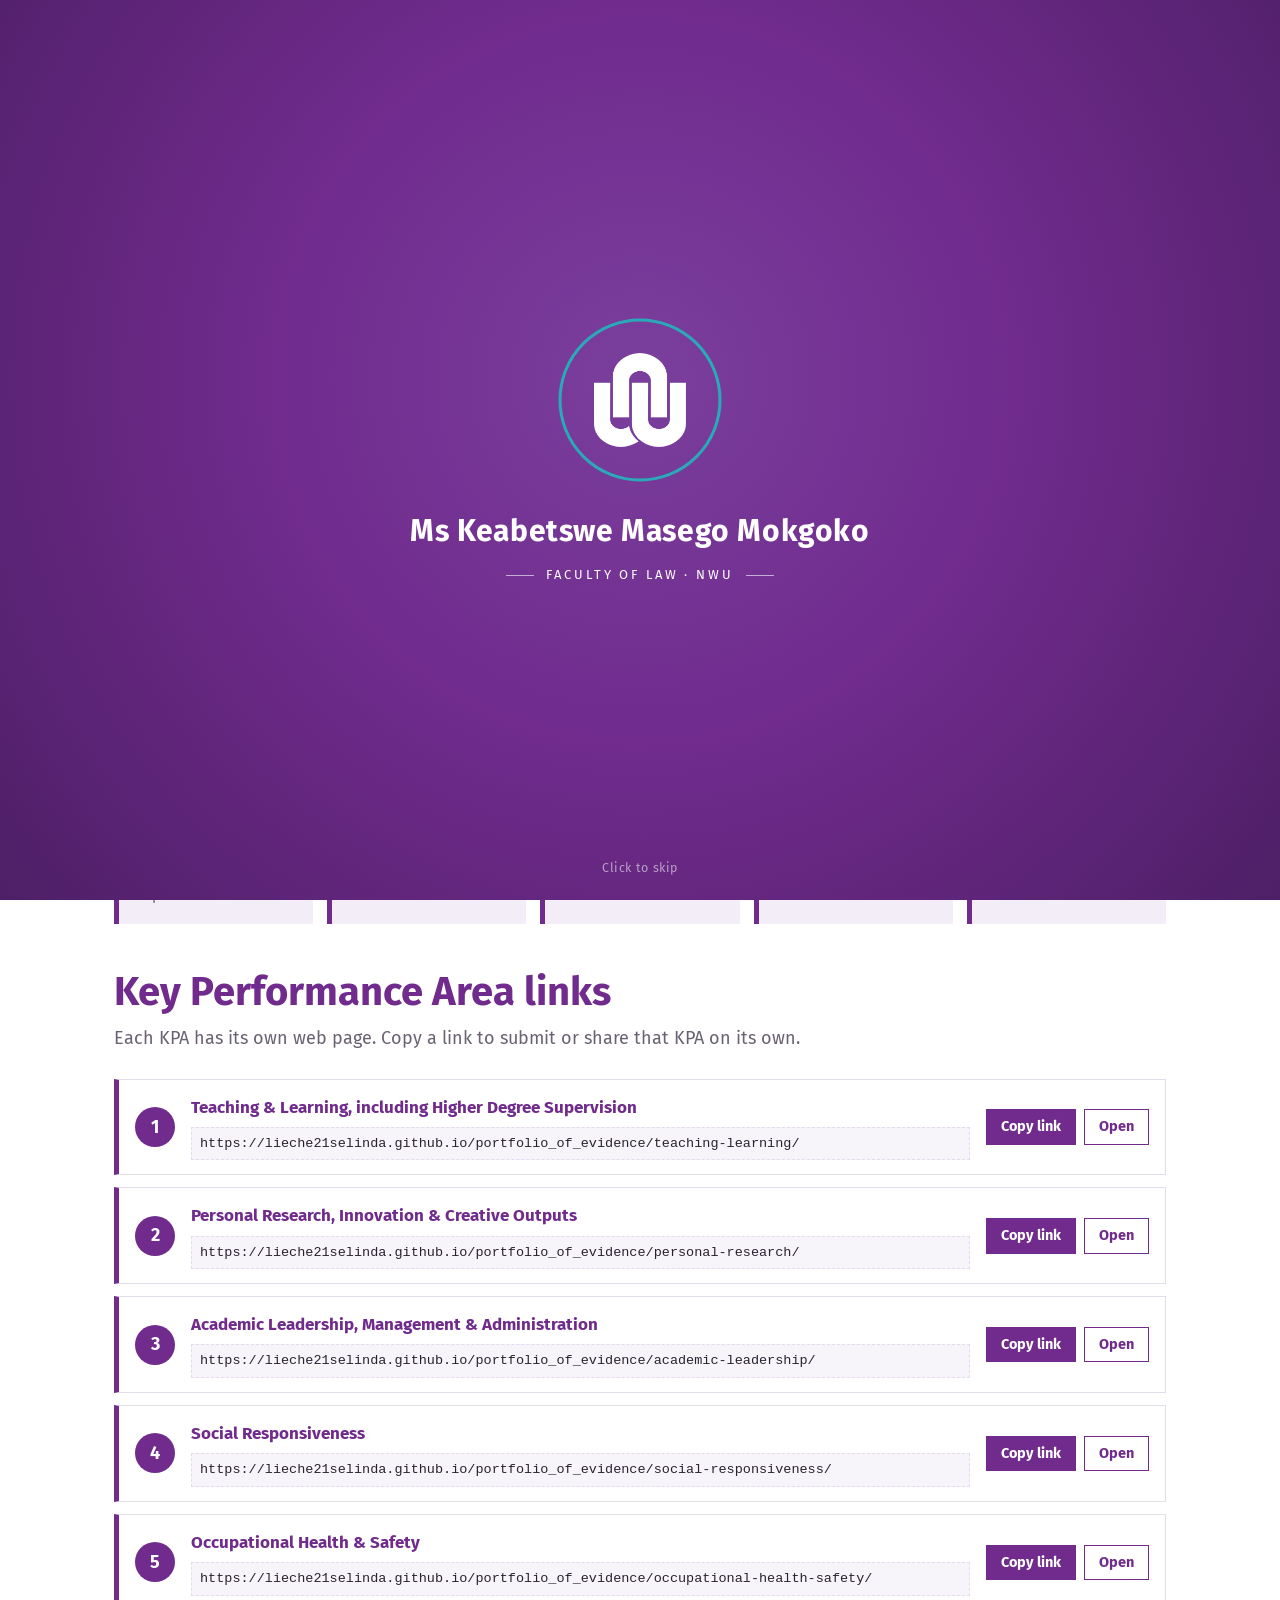
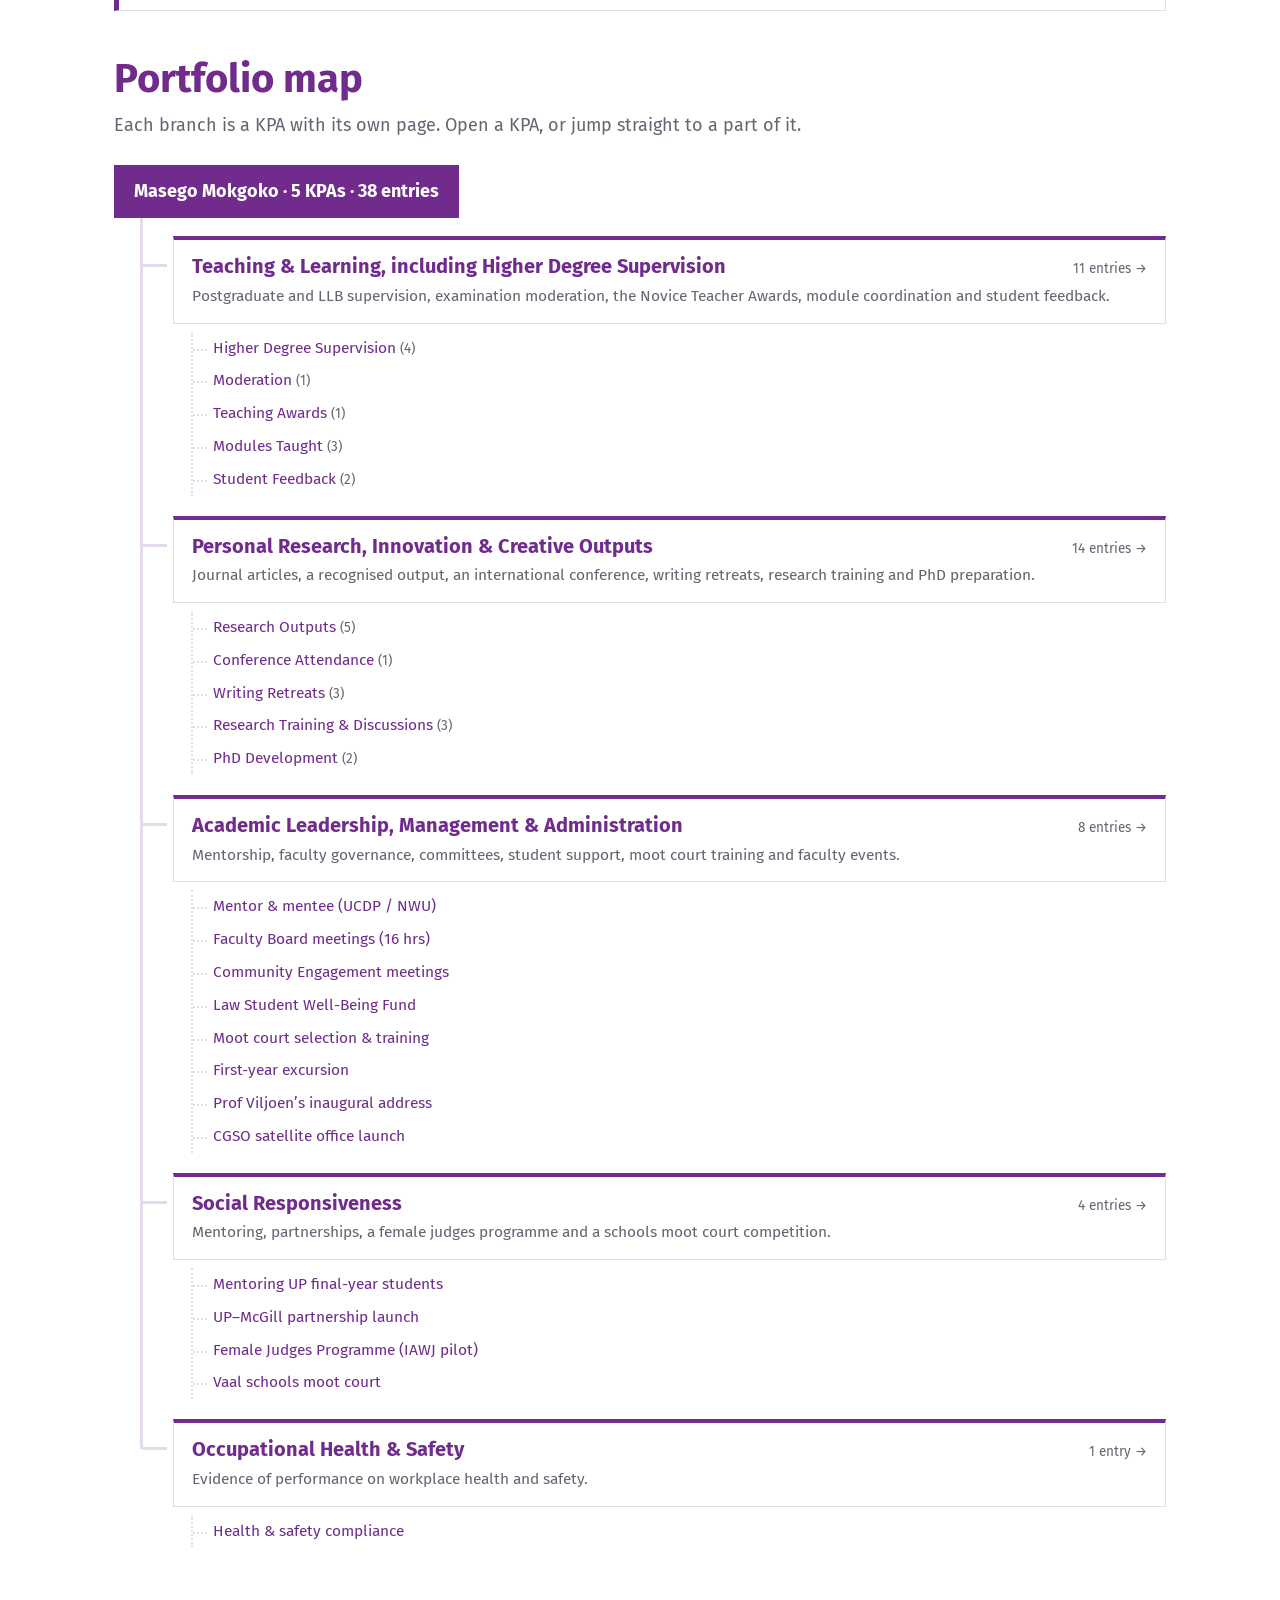
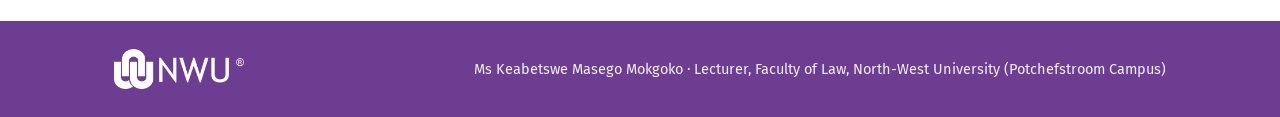
<file: index.html>
<!doctype html>
<html lang="en" data-intro>
<head>
<meta charset="utf-8">
<meta name="viewport" content="width=device-width, initial-scale=1">
<title>Masego Mokgoko · Portfolio of Evidence · NWU</title>
<meta name="description" content="Portfolio of evidence: Ms Keabetswe Masego Mokgoko, Faculty of Law, North-West University.">
<link rel="icon" type="image/png" href="assets/favicon.png">
<script>
(function(){var d=document.documentElement;d.classList.add('js');
var seen=false;try{seen=sessionStorage.getItem('nwuIntroSeen')==='1'}catch(e){}
var calm=window.matchMedia&&matchMedia('(prefers-reduced-motion: reduce)').matches;
if(d.hasAttribute('data-intro')&&!seen&&!calm)d.classList.add('intro-play');})();
</script>
<link rel="preconnect" href="https://fonts.googleapis.com"><link rel="preconnect" href="https://fonts.gstatic.com" crossorigin><link href="https://fonts.googleapis.com/css2?family=Fira+Sans:wght@400;700&display=swap" rel="stylesheet">
<link rel="stylesheet" href="assets/style.css">
</head>
<body>
<div class="intro" id="intro" aria-hidden="true">
  <div class="intro-mark"><svg viewBox="0 0 170 170" width="170" height="170"><circle cx="85" cy="85" r="80" fill="none" stroke="#2aa9b8" stroke-width="3"/></svg><img src="assets/nwu-crest-white.png" alt=""></div>
  <p class="intro-name">Ms Keabetswe Masego Mokgoko</p>
  <p class="intro-sub">Faculty of Law · NWU</p>
  <span class="intro-skip">Click to skip</span>
</div><header class="masthead"><div class="wrap">
  <a class="logo" href="index.html"><img src="assets/nwu-logo.png" alt="North-West University (NWU)"></a>
  <div class="who"><b>Ms Keabetswe Masego Mokgoko</b><span>Faculty of Law · Portfolio of Evidence 2026</span></div>
</div></header>
<nav class="navbar" aria-label="Portfolio sections"><ul><li><a href="index.html" aria-current="page">Home</a></li><li><a href="teaching-learning/index.html">Teaching &amp; Learning</a></li><li><a href="personal-research/index.html">Research</a></li><li><a href="academic-leadership/index.html">Leadership</a></li><li><a href="social-responsiveness/index.html">Social Responsiveness</a></li><li><a href="occupational-health-safety/index.html">Health &amp; Safety</a></li></ul></nav>
<section class="banner"><div class="wrap banner-grid">
  <img class="portrait" src="assets/img/masego-mokgoko.png" alt="Portrait of Ms Keabetswe Masego Mokgoko" width="320" height="320">
  <div class="banner-text">
  <span class="kicker">Portfolio of Evidence · 2026</span>
  <h1>Ms Keabetswe Masego Mokgoko</h1>
  <p>Lecturer, Faculty of Law (Law, Justice and Sustainability), North-West University, Potchefstroom Campus</p>
  <ul class="quals">
    <li>LLB (cum laude) · UNISA</li>
    <li>MPhil Multidisciplinary Human Rights · UP</li>
    <li>BA Hons Criminology · UP</li>
    <li>BPolSci Political Studies · UP</li>
  </ul>
  </div>
</div></section>
<main class="wrap">
<section>
  <h2 class="welcome">Performance at a glance</h2>
  <p class="welcome-sub">2026 performance across the five Key Performance Areas, with the evidence for each entry.</p>
  <div class="stats"><a class="stat reveal" href="teaching-learning/index.html"><b>3</b><span>LLM students supervised</span></a><a class="stat reveal" href="personal-research/index.html"><b>5</b><span>research outputs &amp; submissions</span></a><a class="stat reveal" href="academic-leadership/index.html"><b>16 hrs</b><span>faculty board meetings</span></a><a class="stat reveal" href="social-responsiveness/index.html"><b>2</b><span>UP students mentored</span></a><div class="stat reveal"><b>2027</b><span>target PhD registration</span></div></div>
</section>
<section id="kpa-links">
  <h2 class="welcome">Key Performance Area links</h2>
  <p class="welcome-sub">Each KPA has its own web page. Copy a link to submit or share that KPA on its own.</p>
  <ul class="kpa-list"><li class="kpa-row"><span class="kpa-num">1</span><span class="kpa-name">Teaching &amp; Learning, including Higher Degree Supervision</span><code class="kpa-url">https:&#47;&#47;lieche21selinda.github.io&#47;portfolio_of_evidence&#47;teaching-learning&#47;</code><span class="kpa-actions"><button class="btn" type="button" data-copy="https:&#47;&#47;lieche21selinda.github.io&#47;portfolio_of_evidence&#47;teaching-learning&#47;">Copy link</button><a class="btn ghost" href="teaching-learning/index.html">Open</a></span></li><li class="kpa-row"><span class="kpa-num">2</span><span class="kpa-name">Personal Research, Innovation &amp; Creative Outputs</span><code class="kpa-url">https:&#47;&#47;lieche21selinda.github.io&#47;portfolio_of_evidence&#47;personal-research&#47;</code><span class="kpa-actions"><button class="btn" type="button" data-copy="https:&#47;&#47;lieche21selinda.github.io&#47;portfolio_of_evidence&#47;personal-research&#47;">Copy link</button><a class="btn ghost" href="personal-research/index.html">Open</a></span></li><li class="kpa-row"><span class="kpa-num">3</span><span class="kpa-name">Academic Leadership, Management &amp; Administration</span><code class="kpa-url">https:&#47;&#47;lieche21selinda.github.io&#47;portfolio_of_evidence&#47;academic-leadership&#47;</code><span class="kpa-actions"><button class="btn" type="button" data-copy="https:&#47;&#47;lieche21selinda.github.io&#47;portfolio_of_evidence&#47;academic-leadership&#47;">Copy link</button><a class="btn ghost" href="academic-leadership/index.html">Open</a></span></li><li class="kpa-row"><span class="kpa-num">4</span><span class="kpa-name">Social Responsiveness</span><code class="kpa-url">https:&#47;&#47;lieche21selinda.github.io&#47;portfolio_of_evidence&#47;social-responsiveness&#47;</code><span class="kpa-actions"><button class="btn" type="button" data-copy="https:&#47;&#47;lieche21selinda.github.io&#47;portfolio_of_evidence&#47;social-responsiveness&#47;">Copy link</button><a class="btn ghost" href="social-responsiveness/index.html">Open</a></span></li><li class="kpa-row"><span class="kpa-num">5</span><span class="kpa-name">Occupational Health &amp; Safety</span><code class="kpa-url">https:&#47;&#47;lieche21selinda.github.io&#47;portfolio_of_evidence&#47;occupational-health-safety&#47;</code><span class="kpa-actions"><button class="btn" type="button" data-copy="https:&#47;&#47;lieche21selinda.github.io&#47;portfolio_of_evidence&#47;occupational-health-safety&#47;">Copy link</button><a class="btn ghost" href="occupational-health-safety/index.html">Open</a></span></li></ul>
</section>
<section>
  <h2 class="welcome">Portfolio map</h2>
  <p class="welcome-sub">Each branch is a KPA with its own page. Open a KPA, or jump straight to a part of it.</p>
  <ul class="tree"><li>
    <span class="root">Masego Mokgoko · 5 KPAs · 38 entries</span>
    <ul class="branches"><li class="branch reveal">
  <a class="node" href="teaching-learning/index.html">
    <div class="n-head"><h3>Teaching &amp; Learning, including Higher Degree Supervision</h3><span class="count">11 entries →</span></div>
    <p>Postgraduate and LLB supervision, examination moderation, the Novice Teacher Awards, module coordination and student feedback.</p>
  </a>
  <ul class="leaves"><li><a href="teaching-learning/index.html#supervision">Higher Degree Supervision</a> <span class=leaf-n>(4)</span></li><li><a href="teaching-learning/index.html#moderation">Moderation</a> <span class=leaf-n>(1)</span></li><li><a href="teaching-learning/index.html#teaching-awards">Teaching Awards</a> <span class=leaf-n>(1)</span></li><li><a href="teaching-learning/index.html#modules">Modules Taught</a> <span class=leaf-n>(3)</span></li><li><a href="teaching-learning/index.html#student-feedback">Student Feedback</a> <span class=leaf-n>(2)</span></li></ul>
</li><li class="branch reveal">
  <a class="node" href="personal-research/index.html">
    <div class="n-head"><h3>Personal Research, Innovation &amp; Creative Outputs</h3><span class="count">14 entries →</span></div>
    <p>Journal articles, a recognised output, an international conference, writing retreats, research training and PhD preparation.</p>
  </a>
  <ul class="leaves"><li><a href="personal-research/index.html#research-outputs">Research Outputs</a> <span class=leaf-n>(5)</span></li><li><a href="personal-research/index.html#conferences">Conference Attendance</a> <span class=leaf-n>(1)</span></li><li><a href="personal-research/index.html#writing-retreats">Writing Retreats</a> <span class=leaf-n>(3)</span></li><li><a href="personal-research/index.html#research-training">Research Training &amp; Discussions</a> <span class=leaf-n>(3)</span></li><li><a href="personal-research/index.html#phd-development">PhD Development</a> <span class=leaf-n>(2)</span></li></ul>
</li><li class="branch reveal">
  <a class="node" href="academic-leadership/index.html">
    <div class="n-head"><h3>Academic Leadership, Management &amp; Administration</h3><span class="count">8 entries →</span></div>
    <p>Mentorship, faculty governance, committees, student support, moot court training and faculty events.</p>
  </a>
  <ul class="leaves"><li><a href="academic-leadership/index.html#mentorship">Mentor &amp; mentee (UCDP / NWU)</a></li><li><a href="academic-leadership/index.html#faculty-board">Faculty Board meetings (16 hrs)</a></li><li><a href="academic-leadership/index.html#community-engagement">Community Engagement meetings</a></li><li><a href="academic-leadership/index.html#well-being-fund">Law Student Well-Being Fund</a></li><li><a href="academic-leadership/index.html#moot-court">Moot court selection &amp; training</a></li><li><a href="academic-leadership/index.html#excursion">First-year excursion</a></li><li><a href="academic-leadership/index.html#inaugural">Prof Viljoen’s inaugural address</a></li><li><a href="academic-leadership/index.html#cgso">CGSO satellite office launch</a></li></ul>
</li><li class="branch reveal">
  <a class="node" href="social-responsiveness/index.html">
    <div class="n-head"><h3>Social Responsiveness</h3><span class="count">4 entries →</span></div>
    <p>Mentoring, partnerships, a female judges programme and a schools moot court competition.</p>
  </a>
  <ul class="leaves"><li><a href="social-responsiveness/index.html#up-mentoring">Mentoring UP final-year students</a></li><li><a href="social-responsiveness/index.html#mcgill-launch">UP–McGill partnership launch</a></li><li><a href="social-responsiveness/index.html#female-judges">Female Judges Programme (IAWJ pilot)</a></li><li><a href="social-responsiveness/index.html#vaal-moot">Vaal schools moot court</a></li></ul>
</li><li class="branch reveal">
  <a class="node" href="occupational-health-safety/index.html"><div class="n-head"><h3>Occupational Health &amp; Safety</h3><span class="count">1 entry →</span></div><p>Evidence of performance on workplace health and safety.</p></a>
  <ul class="leaves"><li><a href="occupational-health-safety/index.html#ohs">Health &amp; safety compliance</a></li></ul>
</li></ul>
  </li></ul>
</section>
</main>
<footer><div class="wrap">
  <img src="assets/nwu-logo-white.png" alt="NWU">
  <p>Ms Keabetswe Masego Mokgoko · Lecturer, Faculty of Law, North-West University (Potchefstroom Campus)</p>
</div></footer>
<script src="assets/lightbox.js"></script>
<script src="assets/intro.js"></script>
<script src="assets/copy.js"></script>
</body>
</html>
</file>
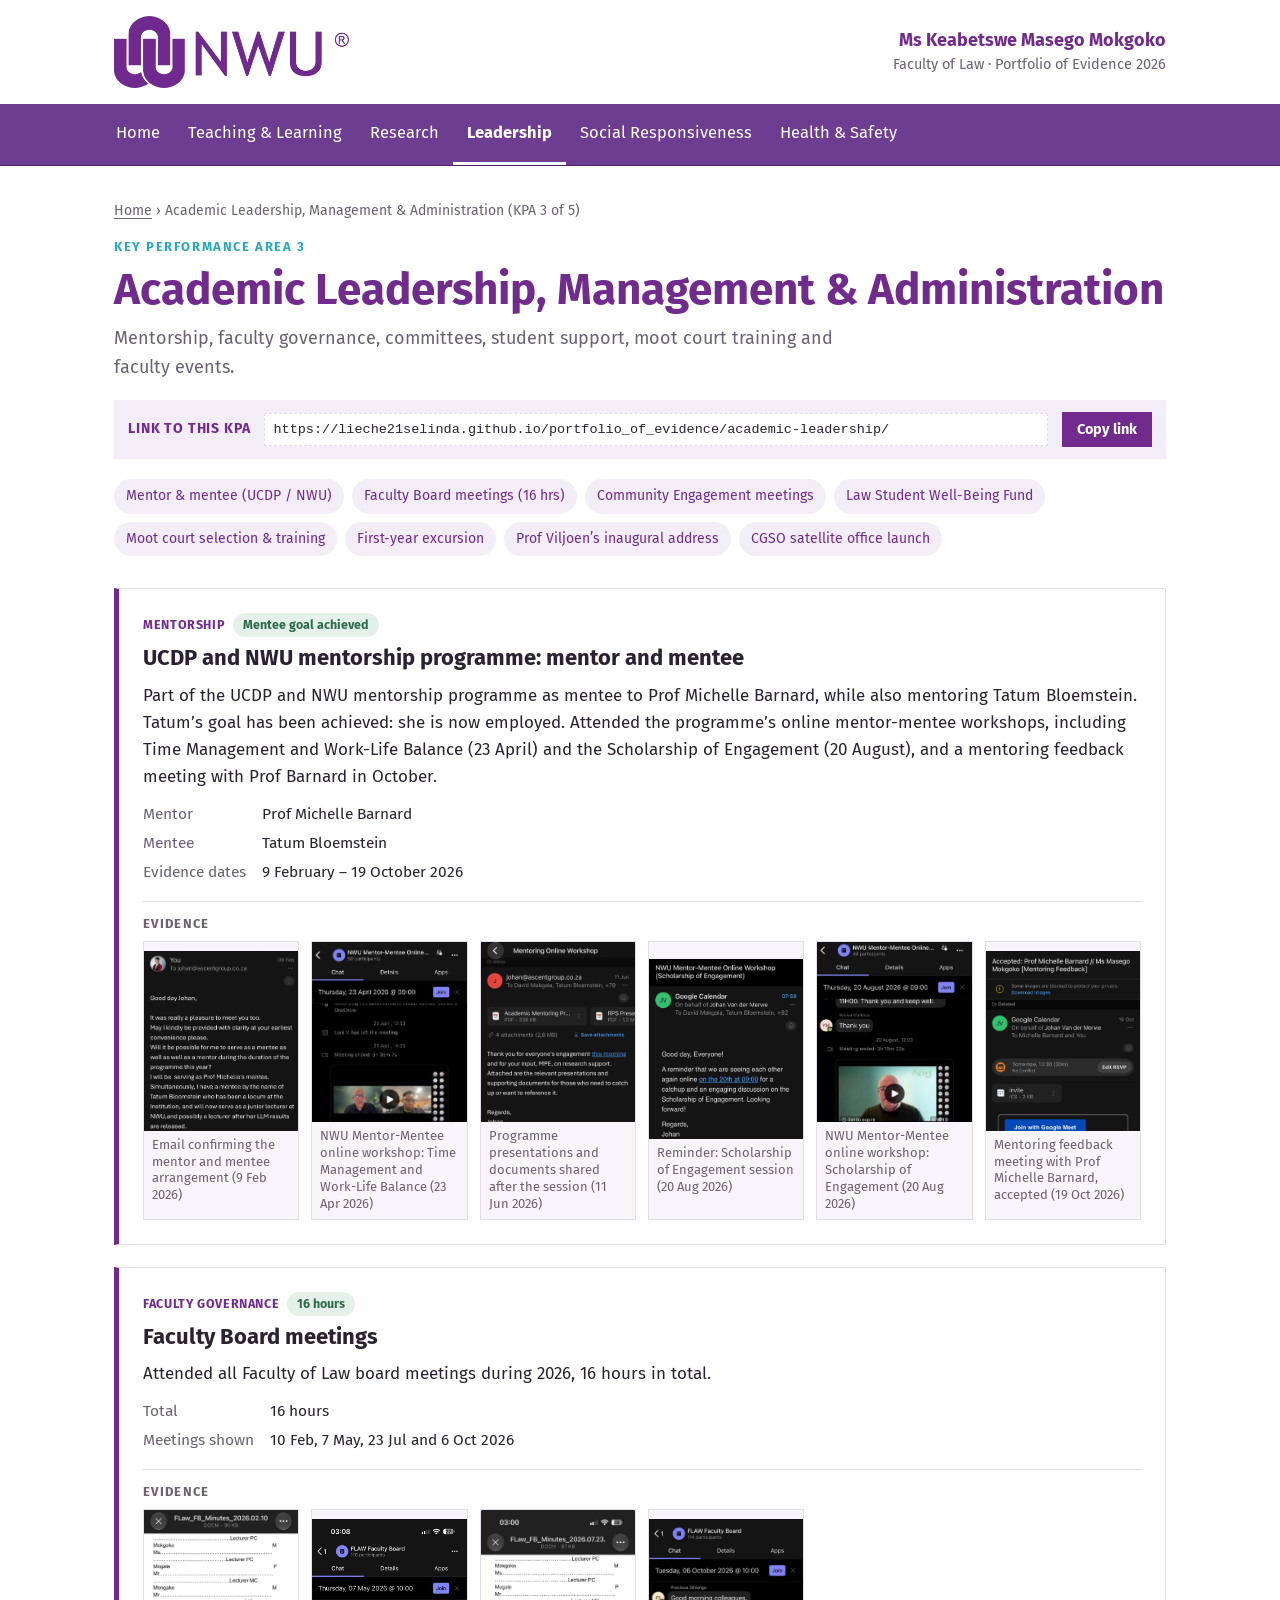
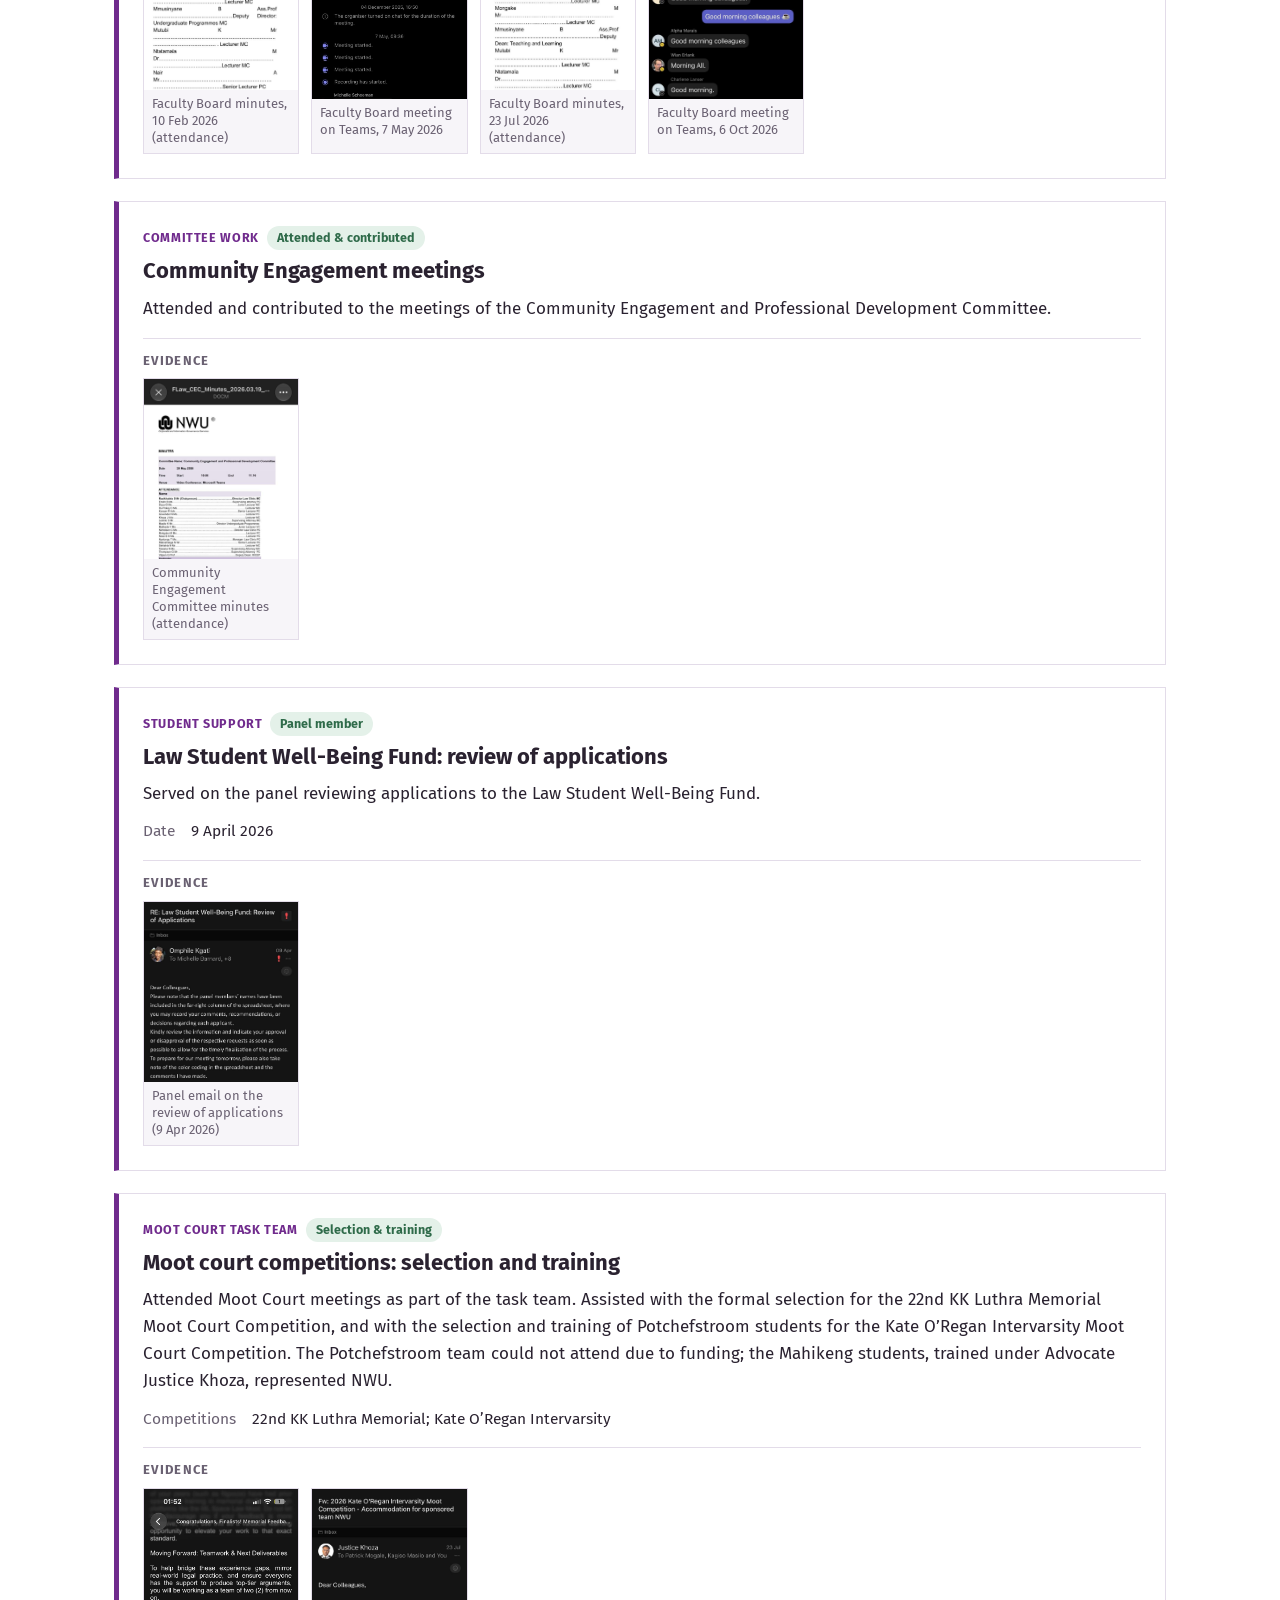
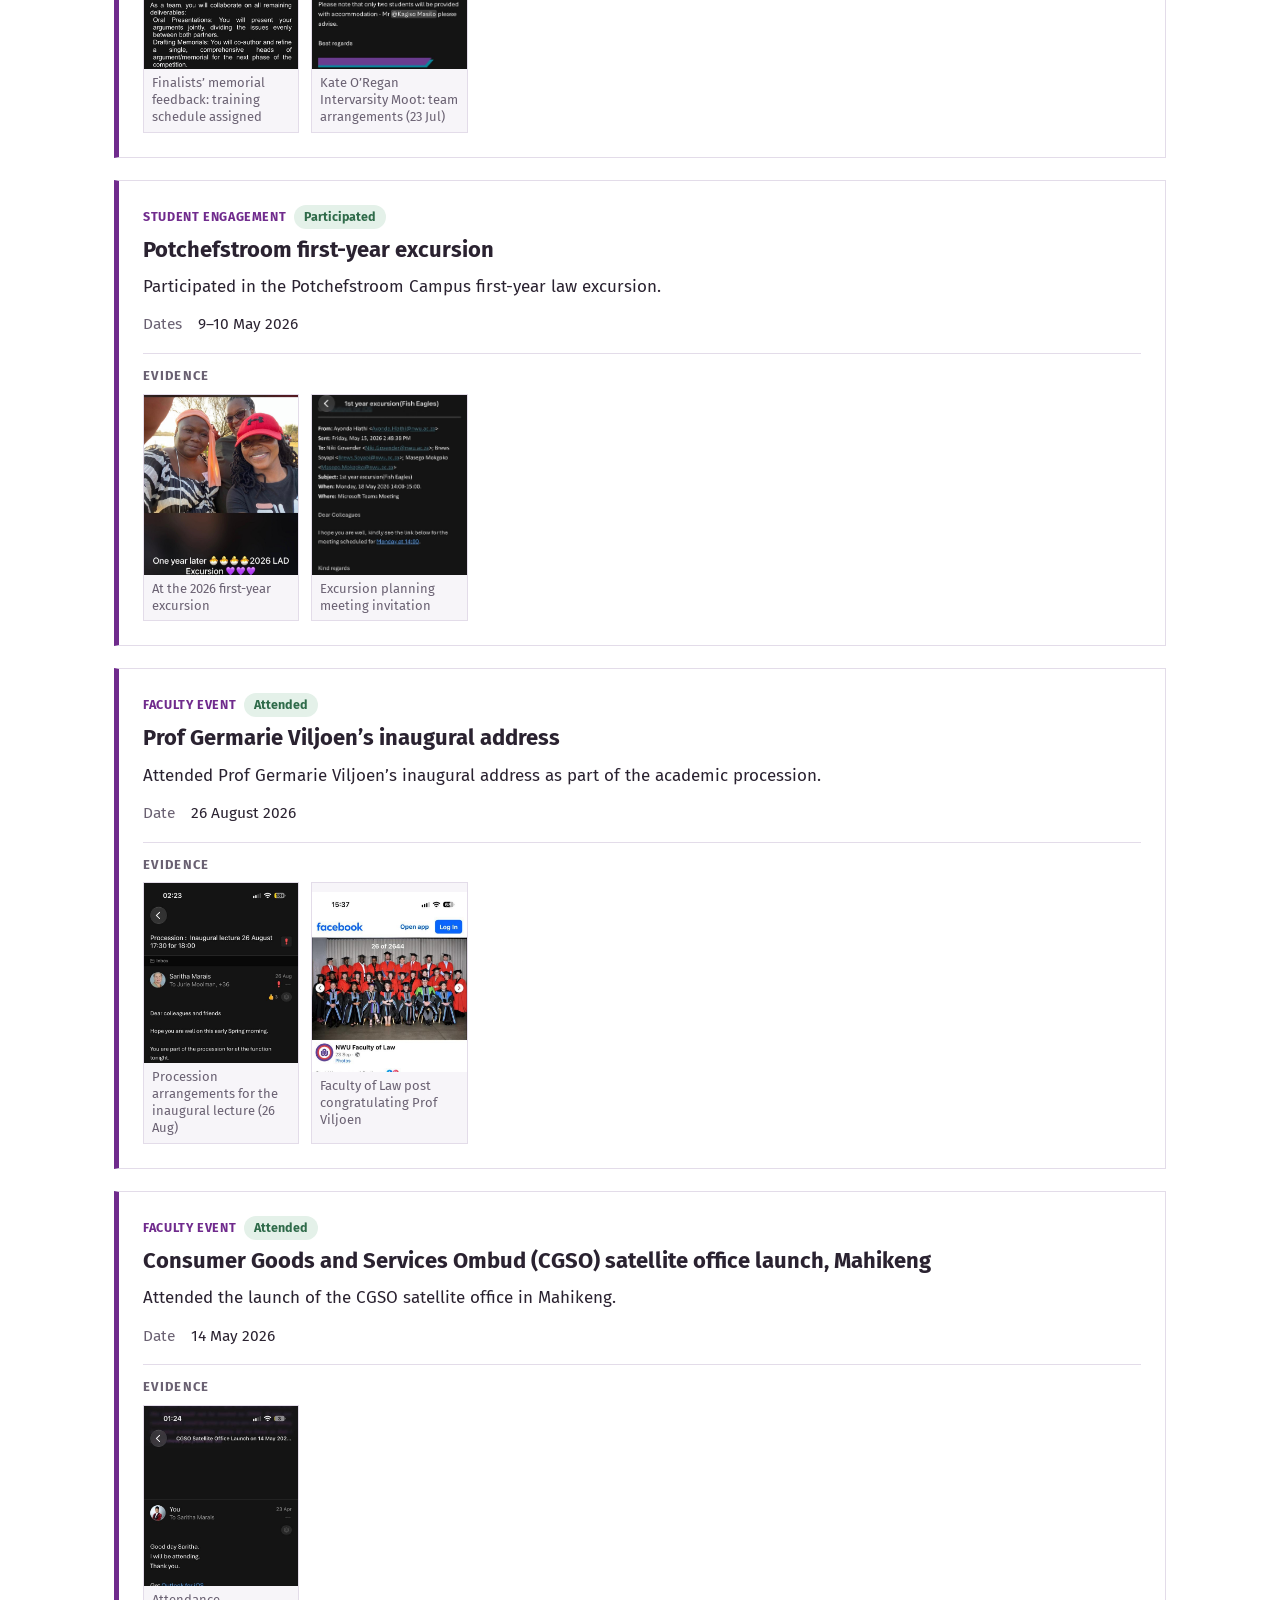
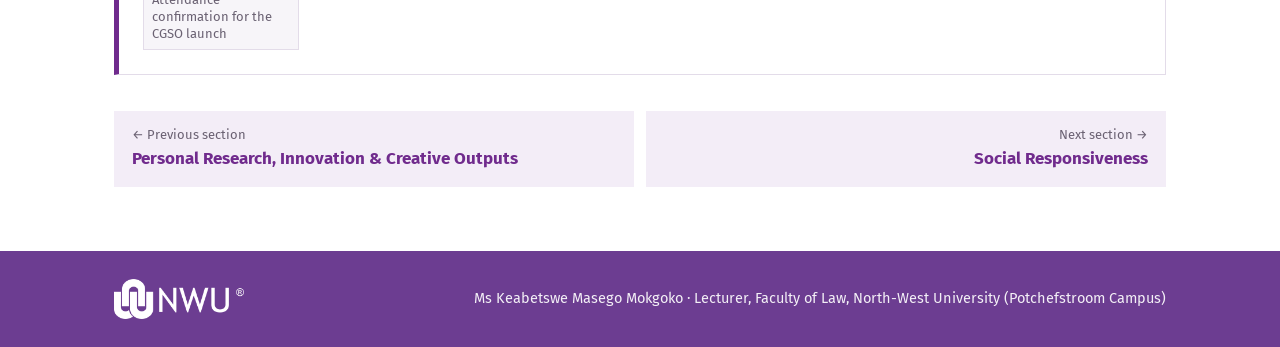
<file: academic-leadership/index.html>
<!doctype html>
<html lang="en">
<head>
<meta charset="utf-8">
<meta name="viewport" content="width=device-width, initial-scale=1">
<title>Leadership · Masego Mokgoko · NWU</title>
<meta name="description" content="Portfolio of evidence: Ms Keabetswe Masego Mokgoko, Faculty of Law, North-West University.">
<link rel="icon" type="image/png" href="../assets/favicon.png">
<script>
(function(){var d=document.documentElement;d.classList.add('js');
var seen=false;try{seen=sessionStorage.getItem('nwuIntroSeen')==='1'}catch(e){}
var calm=window.matchMedia&&matchMedia('(prefers-reduced-motion: reduce)').matches;
if(d.hasAttribute('data-intro')&&!seen&&!calm)d.classList.add('intro-play');})();
</script>
<link rel="preconnect" href="https://fonts.googleapis.com"><link rel="preconnect" href="https://fonts.gstatic.com" crossorigin><link href="https://fonts.googleapis.com/css2?family=Fira+Sans:wght@400;700&display=swap" rel="stylesheet">
<link rel="stylesheet" href="../assets/style.css">
</head>
<body>
<header class="masthead"><div class="wrap">
  <a class="logo" href="../index.html"><img src="../assets/nwu-logo.png" alt="North-West University (NWU)"></a>
  <div class="who"><b>Ms Keabetswe Masego Mokgoko</b><span>Faculty of Law · Portfolio of Evidence 2026</span></div>
</div></header>
<nav class="navbar" aria-label="Portfolio sections"><ul><li><a href="../index.html">Home</a></li><li><a href="../teaching-learning/index.html">Teaching &amp; Learning</a></li><li><a href="../personal-research/index.html">Research</a></li><li><a href="index.html" aria-current="page">Leadership</a></li><li><a href="../social-responsiveness/index.html">Social Responsiveness</a></li><li><a href="../occupational-health-safety/index.html">Health &amp; Safety</a></li></ul></nav>

<main class="wrap">
<section class="page-head"><nav class="crumbs" aria-label="Breadcrumb"><a href="../index.html">Home</a> › Academic Leadership, Management &amp; Administration <span>(KPA 3 of 5)</span></nav><p class="eyebrow-kpa">Key Performance Area 3</p><h1>Academic Leadership, Management &amp; Administration</h1><p class="sub">Mentorship, faculty governance, committees, student support, moot court training and faculty events.</p><div class="kpa-self"><b>Link to this KPA</b><code class="kpa-url">https:&#47;&#47;lieche21selinda.github.io&#47;portfolio_of_evidence&#47;academic-leadership&#47;</code><button class="btn" type="button" data-copy="https:&#47;&#47;lieche21selinda.github.io&#47;portfolio_of_evidence&#47;academic-leadership&#47;">Copy link</button></div><ul class="toc"><li><a href="#mentorship">Mentor &amp; mentee (UCDP / NWU)</a></li><li><a href="#faculty-board">Faculty Board meetings (16 hrs)</a></li><li><a href="#community-engagement">Community Engagement meetings</a></li><li><a href="#well-being-fund">Law Student Well-Being Fund</a></li><li><a href="#moot-court">Moot court selection &amp; training</a></li><li><a href="#excursion">First-year excursion</a></li><li><a href="#inaugural">Prof Viljoen’s inaugural address</a></li><li><a href="#cgso">CGSO satellite office launch</a></li></ul></section><article class="item reveal" id="mentorship">
  <div class="meta"><span class="tag">Mentorship</span><span class="pill ok">Mentee goal achieved</span></div>
  <h2>UCDP and NWU mentorship programme: mentor and mentee</h2>
  <p>Part of the UCDP and NWU mentorship programme as mentee to Prof Michelle Barnard, while also mentoring Tatum Bloemstein. Tatum’s goal has been achieved: she is now employed. Attended the programme’s online mentor-mentee workshops, including Time Management and Work-Life Balance (23 April) and the Scholarship of Engagement (20 August), and a mentoring feedback meeting with Prof Barnard in October.</p>
  
  <dl><dt>Mentor</dt><dd>Prof Michelle Barnard</dd><dt>Mentee</dt><dd>Tatum Bloemstein</dd><dt>Evidence dates</dt><dd>9 February – 19 October 2026</dd></dl>
  <div class="evidence"><h3>Evidence</h3><div class="thumbs"><button class="thumb" type="button" data-full="../assets/img/tatum-mentorship-email.jpg" data-caption="Email confirming the mentor and mentee arrangement (9 Feb 2026)"><img src="../assets/img/tatum-mentorship-email.jpg" alt="Email confirming the mentor and mentee arrangement (9 Feb 2026)" loading="lazy"><span>Email confirming the mentor and mentee arrangement (9 Feb 2026)</span></button><button class="thumb" type="button" data-full="../assets/img/mentorship-workshop-april.jpg" data-caption="NWU Mentor-Mentee online workshop: Time Management and Work-Life Balance (23 Apr 2026)"><img src="../assets/img/mentorship-workshop-april.jpg" alt="NWU Mentor-Mentee online workshop: Time Management and Work-Life Balance (23 Apr 2026)" loading="lazy"><span>NWU Mentor-Mentee online workshop: Time Management and Work-Life Balance (23 Apr 2026)</span></button><button class="thumb" type="button" data-full="../assets/img/mentorship-june-presentations.jpg" data-caption="Programme presentations and documents shared after the session (11 Jun 2026)"><img src="../assets/img/mentorship-june-presentations.jpg" alt="Programme presentations and documents shared after the session (11 Jun 2026)" loading="lazy"><span>Programme presentations and documents shared after the session (11 Jun 2026)</span></button><button class="thumb" type="button" data-full="../assets/img/mentorship-soe-reminder.jpg" data-caption="Reminder: Scholarship of Engagement session (20 Aug 2026)"><img src="../assets/img/mentorship-soe-reminder.jpg" alt="Reminder: Scholarship of Engagement session (20 Aug 2026)" loading="lazy"><span>Reminder: Scholarship of Engagement session (20 Aug 2026)</span></button><button class="thumb" type="button" data-full="../assets/img/mentorship-workshop-august.jpg" data-caption="NWU Mentor-Mentee online workshop: Scholarship of Engagement (20 Aug 2026)"><img src="../assets/img/mentorship-workshop-august.jpg" alt="NWU Mentor-Mentee online workshop: Scholarship of Engagement (20 Aug 2026)" loading="lazy"><span>NWU Mentor-Mentee online workshop: Scholarship of Engagement (20 Aug 2026)</span></button><button class="thumb" type="button" data-full="../assets/img/mentorship-barnard-feedback-invite.jpg" data-caption="Mentoring feedback meeting with Prof Michelle Barnard, accepted (19 Oct 2026)"><img src="../assets/img/mentorship-barnard-feedback-invite.jpg" alt="Mentoring feedback meeting with Prof Michelle Barnard, accepted (19 Oct 2026)" loading="lazy"><span>Mentoring feedback meeting with Prof Michelle Barnard, accepted (19 Oct 2026)</span></button></div></div>
</article><article class="item reveal" id="faculty-board">
  <div class="meta"><span class="tag">Faculty governance</span><span class="pill ok">16 hours</span></div>
  <h2>Faculty Board meetings</h2>
  <p>Attended all Faculty of Law board meetings during 2026, 16 hours in total.</p>
  
  <dl><dt>Total</dt><dd>16 hours</dd><dt>Meetings shown</dt><dd>10 Feb, 7 May, 23 Jul and 6 Oct 2026</dd></dl>
  <div class="evidence"><h3>Evidence</h3><div class="thumbs"><button class="thumb" type="button" data-full="../assets/img/faculty-board-minutes-feb.jpg" data-caption="Faculty Board minutes, 10 Feb 2026 (attendance)"><img src="../assets/img/faculty-board-minutes-feb.jpg" alt="Faculty Board minutes, 10 Feb 2026 (attendance)" loading="lazy"><span>Faculty Board minutes, 10 Feb 2026 (attendance)</span></button><button class="thumb" type="button" data-full="../assets/img/faculty-board-teams-may.jpg" data-caption="Faculty Board meeting on Teams, 7 May 2026"><img src="../assets/img/faculty-board-teams-may.jpg" alt="Faculty Board meeting on Teams, 7 May 2026" loading="lazy"><span>Faculty Board meeting on Teams, 7 May 2026</span></button><button class="thumb" type="button" data-full="../assets/img/faculty-board-minutes-jul.jpg" data-caption="Faculty Board minutes, 23 Jul 2026 (attendance)"><img src="../assets/img/faculty-board-minutes-jul.jpg" alt="Faculty Board minutes, 23 Jul 2026 (attendance)" loading="lazy"><span>Faculty Board minutes, 23 Jul 2026 (attendance)</span></button><button class="thumb" type="button" data-full="../assets/img/faculty-board-teams-oct.jpg" data-caption="Faculty Board meeting on Teams, 6 Oct 2026"><img src="../assets/img/faculty-board-teams-oct.jpg" alt="Faculty Board meeting on Teams, 6 Oct 2026" loading="lazy"><span>Faculty Board meeting on Teams, 6 Oct 2026</span></button></div></div>
</article><article class="item reveal" id="community-engagement">
  <div class="meta"><span class="tag">Committee work</span><span class="pill ok">Attended &amp; contributed</span></div>
  <h2>Community Engagement meetings</h2>
  <p>Attended and contributed to the meetings of the Community Engagement and Professional Development Committee.</p>
  
  
  <div class="evidence"><h3>Evidence</h3><div class="thumbs"><button class="thumb" type="button" data-full="../assets/img/cec-minutes.jpg" data-caption="Community Engagement Committee minutes (attendance)"><img src="../assets/img/cec-minutes.jpg" alt="Community Engagement Committee minutes (attendance)" loading="lazy"><span>Community Engagement Committee minutes (attendance)</span></button></div></div>
</article><article class="item reveal" id="well-being-fund">
  <div class="meta"><span class="tag">Student support</span><span class="pill ok">Panel member</span></div>
  <h2>Law Student Well-Being Fund: review of applications</h2>
  <p>Served on the panel reviewing applications to the Law Student Well-Being Fund.</p>
  
  <dl><dt>Date</dt><dd>9 April 2026</dd></dl>
  <div class="evidence"><h3>Evidence</h3><div class="thumbs"><button class="thumb" type="button" data-full="../assets/img/well-being-fund-review.jpg" data-caption="Panel email on the review of applications (9 Apr 2026)"><img src="../assets/img/well-being-fund-review.jpg" alt="Panel email on the review of applications (9 Apr 2026)" loading="lazy"><span>Panel email on the review of applications (9 Apr 2026)</span></button></div></div>
</article><article class="item reveal" id="moot-court">
  <div class="meta"><span class="tag">Moot court task team</span><span class="pill ok">Selection &amp; training</span></div>
  <h2>Moot court competitions: selection and training</h2>
  <p>Attended Moot Court meetings as part of the task team. Assisted with the formal selection for the 22nd KK Luthra Memorial Moot Court Competition, and with the selection and training of Potchefstroom students for the Kate O’Regan Intervarsity Moot Court Competition. The Potchefstroom team could not attend due to funding; the Mahikeng students, trained under Advocate Justice Khoza, represented NWU.</p>
  
  <dl><dt>Competitions</dt><dd>22nd KK Luthra Memorial; Kate O’Regan Intervarsity</dd></dl>
  <div class="evidence"><h3>Evidence</h3><div class="thumbs"><button class="thumb" type="button" data-full="../assets/img/moot-kk-luthra-feedback.jpg" data-caption="Finalists’ memorial feedback: training schedule assigned"><img src="../assets/img/moot-kk-luthra-feedback.jpg" alt="Finalists’ memorial feedback: training schedule assigned" loading="lazy"><span>Finalists’ memorial feedback: training schedule assigned</span></button><button class="thumb" type="button" data-full="../assets/img/moot-kate-oregan-accommodation.jpg" data-caption="Kate O’Regan Intervarsity Moot: team arrangements (23 Jul)"><img src="../assets/img/moot-kate-oregan-accommodation.jpg" alt="Kate O’Regan Intervarsity Moot: team arrangements (23 Jul)" loading="lazy"><span>Kate O’Regan Intervarsity Moot: team arrangements (23 Jul)</span></button></div></div>
</article><article class="item reveal" id="excursion">
  <div class="meta"><span class="tag">Student engagement</span><span class="pill ok">Participated</span></div>
  <h2>Potchefstroom first-year excursion</h2>
  <p>Participated in the Potchefstroom Campus first-year law excursion.</p>
  
  <dl><dt>Dates</dt><dd>9–10 May 2026</dd></dl>
  <div class="evidence"><h3>Evidence</h3><div class="thumbs"><button class="thumb" type="button" data-full="../assets/img/first-year-excursion-photo.jpg" data-caption="At the 2026 first-year excursion"><img src="../assets/img/first-year-excursion-photo.jpg" alt="At the 2026 first-year excursion" loading="lazy"><span>At the 2026 first-year excursion</span></button><button class="thumb" type="button" data-full="../assets/img/first-year-excursion-email.jpg" data-caption="Excursion planning meeting invitation"><img src="../assets/img/first-year-excursion-email.jpg" alt="Excursion planning meeting invitation" loading="lazy"><span>Excursion planning meeting invitation</span></button></div></div>
</article><article class="item reveal" id="inaugural">
  <div class="meta"><span class="tag">Faculty event</span><span class="pill ok">Attended</span></div>
  <h2>Prof Germarie Viljoen’s inaugural address</h2>
  <p>Attended Prof Germarie Viljoen’s inaugural address as part of the academic procession.</p>
  
  <dl><dt>Date</dt><dd>26 August 2026</dd></dl>
  <div class="evidence"><h3>Evidence</h3><div class="thumbs"><button class="thumb" type="button" data-full="../assets/img/inaugural-procession-email.jpg" data-caption="Procession arrangements for the inaugural lecture (26 Aug)"><img src="../assets/img/inaugural-procession-email.jpg" alt="Procession arrangements for the inaugural lecture (26 Aug)" loading="lazy"><span>Procession arrangements for the inaugural lecture (26 Aug)</span></button><button class="thumb" type="button" data-full="../assets/img/inaugural-faculty-post.jpg" data-caption="Faculty of Law post congratulating Prof Viljoen"><img src="../assets/img/inaugural-faculty-post.jpg" alt="Faculty of Law post congratulating Prof Viljoen" loading="lazy"><span>Faculty of Law post congratulating Prof Viljoen</span></button></div></div>
</article><article class="item reveal" id="cgso">
  <div class="meta"><span class="tag">Faculty event</span><span class="pill ok">Attended</span></div>
  <h2>Consumer Goods and Services Ombud (CGSO) satellite office launch, Mahikeng</h2>
  <p>Attended the launch of the CGSO satellite office in Mahikeng.</p>
  
  <dl><dt>Date</dt><dd>14 May 2026</dd></dl>
  <div class="evidence"><h3>Evidence</h3><div class="thumbs"><button class="thumb" type="button" data-full="../assets/img/cgso-launch-email.jpg" data-caption="Attendance confirmation for the CGSO launch"><img src="../assets/img/cgso-launch-email.jpg" alt="Attendance confirmation for the CGSO launch" loading="lazy"><span>Attendance confirmation for the CGSO launch</span></button></div></div>
</article><nav class="pager"><a href="../personal-research/index.html"><small>← Previous section</small>Personal Research, Innovation &amp; Creative Outputs</a><a class="next" href="../social-responsiveness/index.html"><small>Next section →</small>Social Responsiveness</a></nav>
</main>
<footer><div class="wrap">
  <img src="../assets/nwu-logo-white.png" alt="NWU">
  <p>Ms Keabetswe Masego Mokgoko · Lecturer, Faculty of Law, North-West University (Potchefstroom Campus)</p>
</div></footer>
<script src="../assets/lightbox.js"></script>
<script src="../assets/intro.js"></script>
<script src="../assets/copy.js"></script>
</body>
</html>
</file>
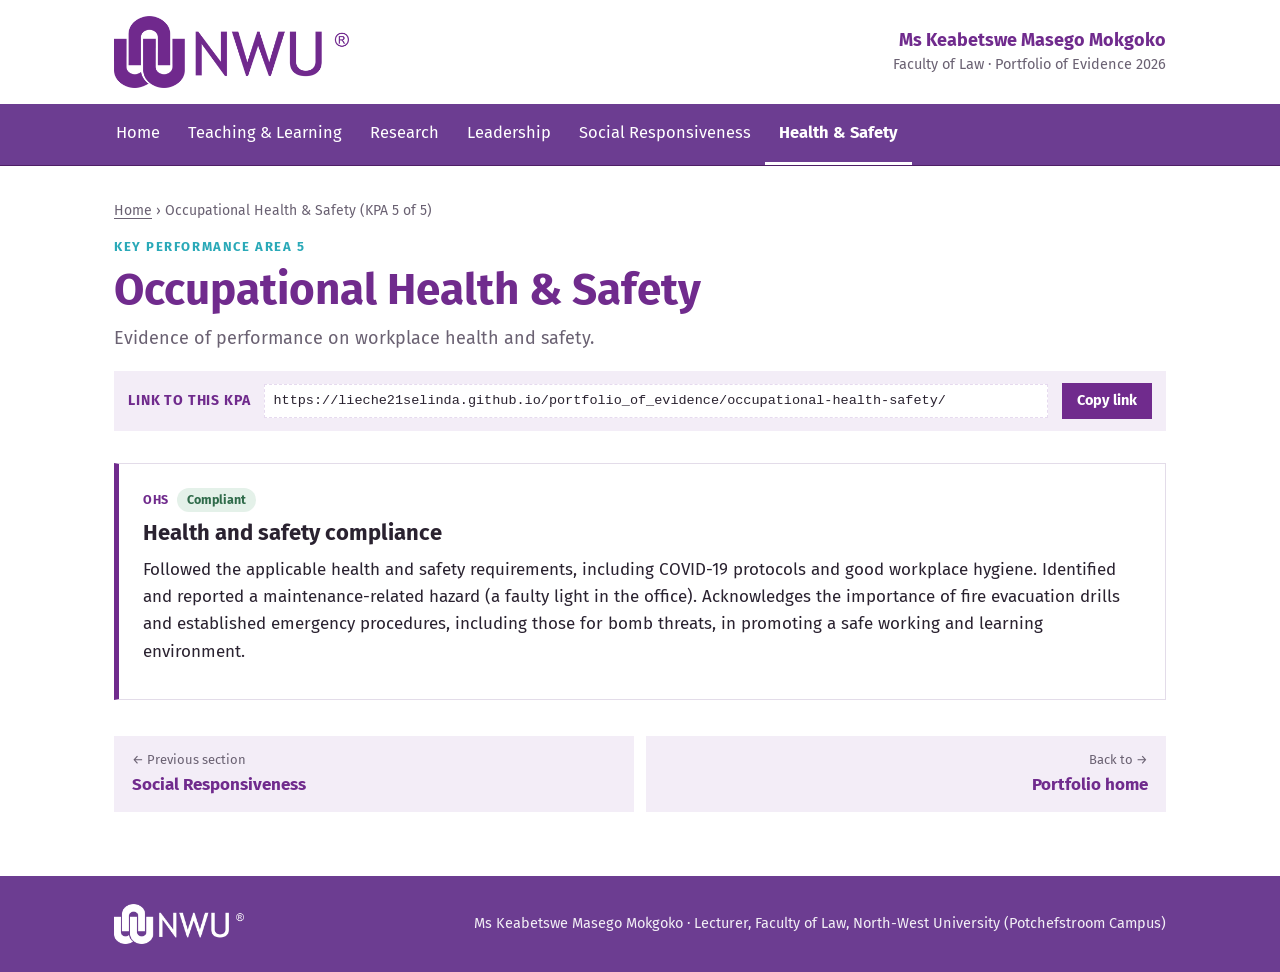
<file: occupational-health-safety/index.html>
<!doctype html>
<html lang="en">
<head>
<meta charset="utf-8">
<meta name="viewport" content="width=device-width, initial-scale=1">
<title>Health &amp; Safety · Masego Mokgoko · NWU</title>
<meta name="description" content="Portfolio of evidence: Ms Keabetswe Masego Mokgoko, Faculty of Law, North-West University.">
<link rel="icon" type="image/png" href="../assets/favicon.png">
<script>
(function(){var d=document.documentElement;d.classList.add('js');
var seen=false;try{seen=sessionStorage.getItem('nwuIntroSeen')==='1'}catch(e){}
var calm=window.matchMedia&&matchMedia('(prefers-reduced-motion: reduce)').matches;
if(d.hasAttribute('data-intro')&&!seen&&!calm)d.classList.add('intro-play');})();
</script>
<link rel="preconnect" href="https://fonts.googleapis.com"><link rel="preconnect" href="https://fonts.gstatic.com" crossorigin><link href="https://fonts.googleapis.com/css2?family=Fira+Sans:wght@400;700&display=swap" rel="stylesheet">
<link rel="stylesheet" href="../assets/style.css">
</head>
<body>
<header class="masthead"><div class="wrap">
  <a class="logo" href="../index.html"><img src="../assets/nwu-logo.png" alt="North-West University (NWU)"></a>
  <div class="who"><b>Ms Keabetswe Masego Mokgoko</b><span>Faculty of Law · Portfolio of Evidence 2026</span></div>
</div></header>
<nav class="navbar" aria-label="Portfolio sections"><ul><li><a href="../index.html">Home</a></li><li><a href="../teaching-learning/index.html">Teaching &amp; Learning</a></li><li><a href="../personal-research/index.html">Research</a></li><li><a href="../academic-leadership/index.html">Leadership</a></li><li><a href="../social-responsiveness/index.html">Social Responsiveness</a></li><li><a href="index.html" aria-current="page">Health &amp; Safety</a></li></ul></nav>

<main class="wrap">
<section class="page-head"><nav class="crumbs" aria-label="Breadcrumb"><a href="../index.html">Home</a> › Occupational Health &amp; Safety <span>(KPA 5 of 5)</span></nav><p class="eyebrow-kpa">Key Performance Area 5</p><h1>Occupational Health &amp; Safety</h1><p class="sub">Evidence of performance on workplace health and safety.</p><div class="kpa-self"><b>Link to this KPA</b><code class="kpa-url">https:&#47;&#47;lieche21selinda.github.io&#47;portfolio_of_evidence&#47;occupational-health-safety&#47;</code><button class="btn" type="button" data-copy="https:&#47;&#47;lieche21selinda.github.io&#47;portfolio_of_evidence&#47;occupational-health-safety&#47;">Copy link</button></div></section><article class="item reveal" id="ohs">
  <div class="meta"><span class="tag">OHS</span><span class="pill ok">Compliant</span></div>
  <h2>Health and safety compliance</h2>
  <p>Followed the applicable health and safety requirements, including COVID-19 protocols and good workplace hygiene. Identified and reported a maintenance-related hazard (a faulty light in the office). Acknowledges the importance of fire evacuation drills and established emergency procedures, including those for bomb threats, in promoting a safe working and learning environment.</p>
  
  
  
</article><nav class="pager"><a href="../social-responsiveness/index.html"><small>← Previous section</small>Social Responsiveness</a><a class="next" href="../index.html"><small>Back to →</small>Portfolio home</a></nav>
</main>
<footer><div class="wrap">
  <img src="../assets/nwu-logo-white.png" alt="NWU">
  <p>Ms Keabetswe Masego Mokgoko · Lecturer, Faculty of Law, North-West University (Potchefstroom Campus)</p>
</div></footer>
<script src="../assets/lightbox.js"></script>
<script src="../assets/intro.js"></script>
<script src="../assets/copy.js"></script>
</body>
</html>
</file>
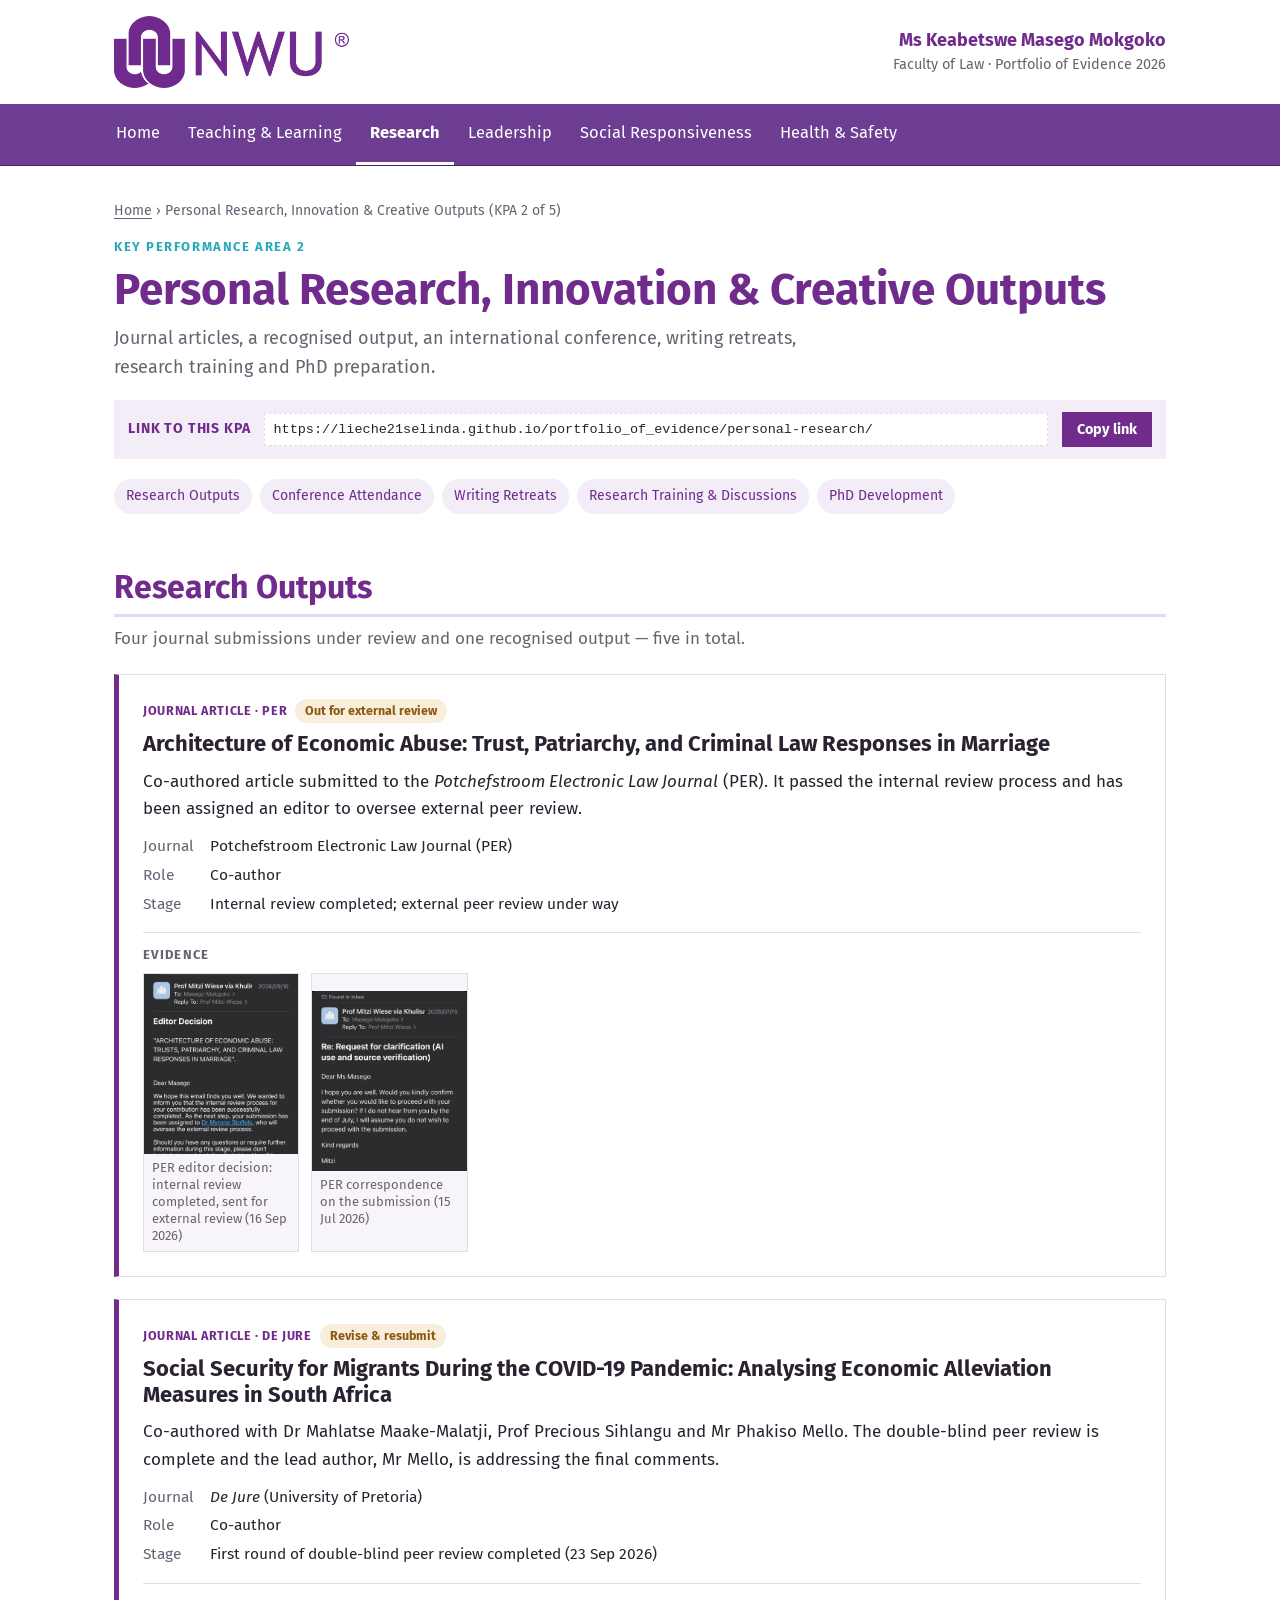
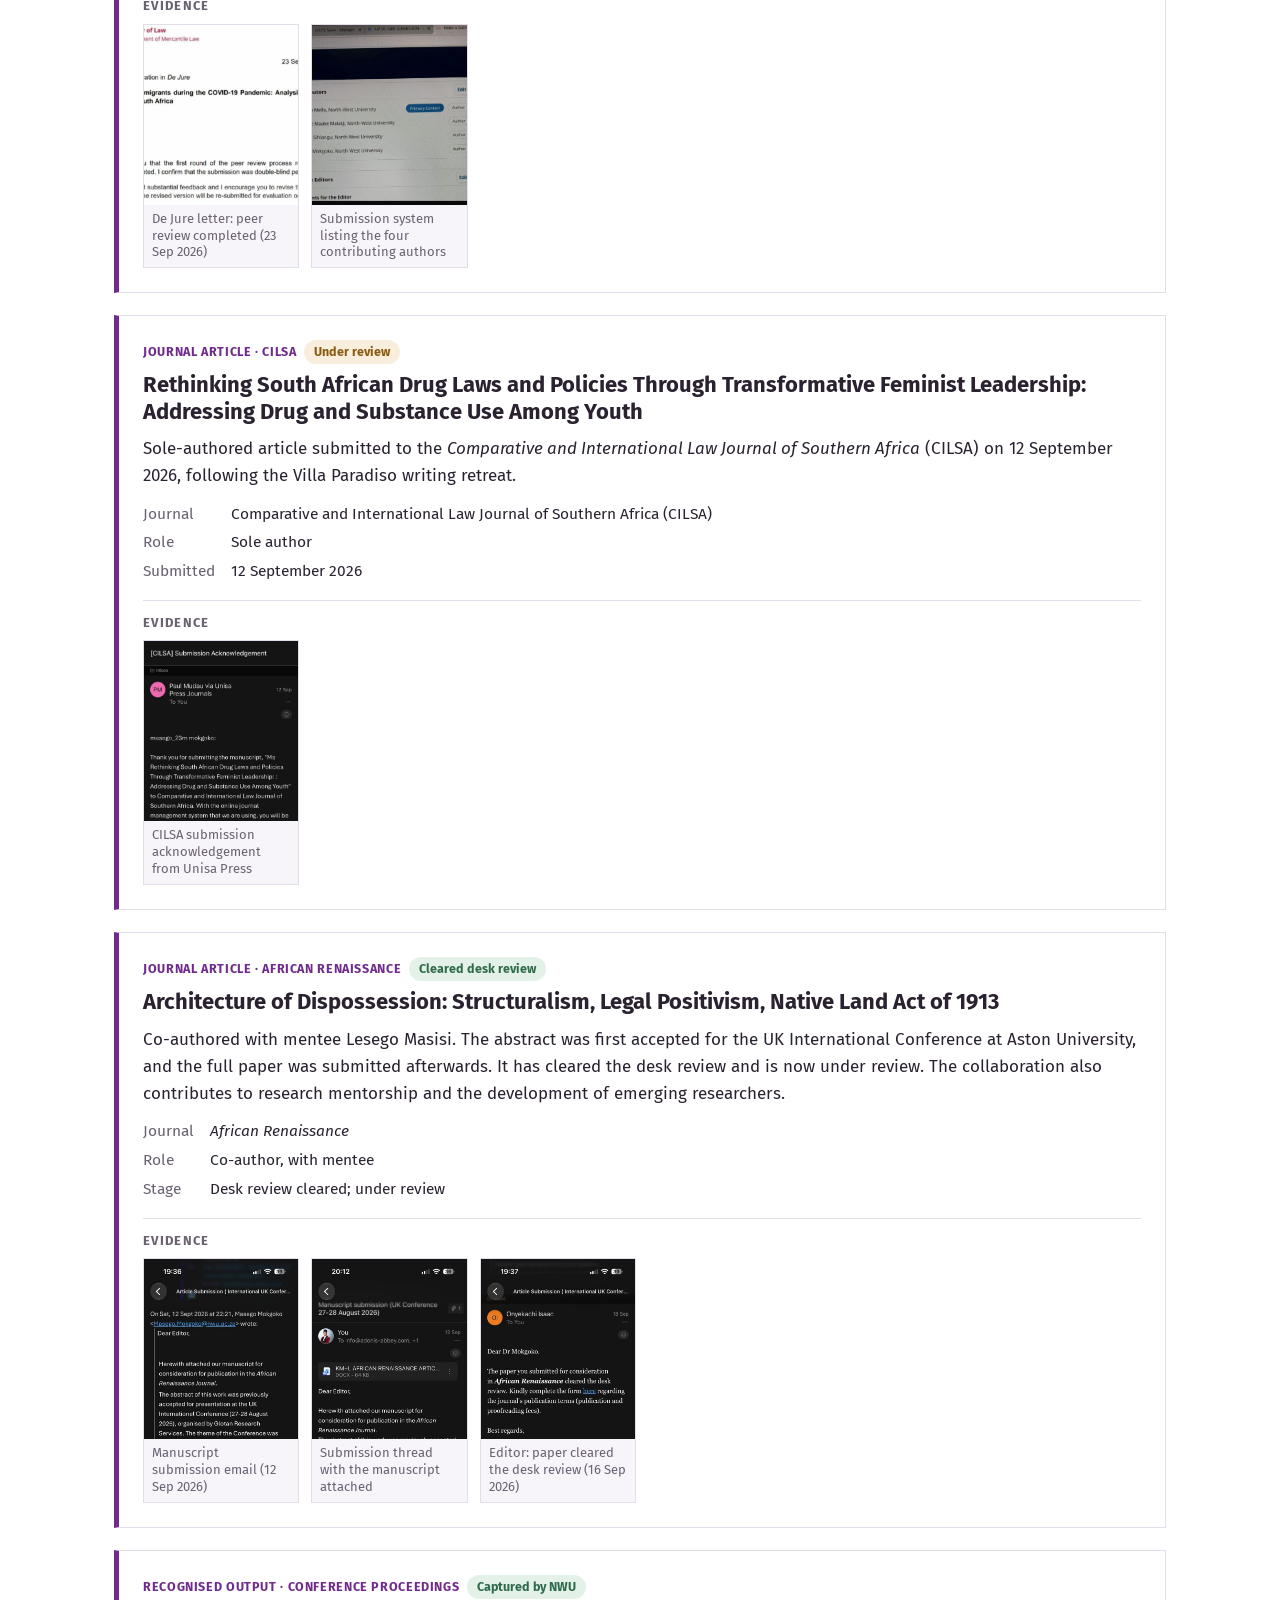
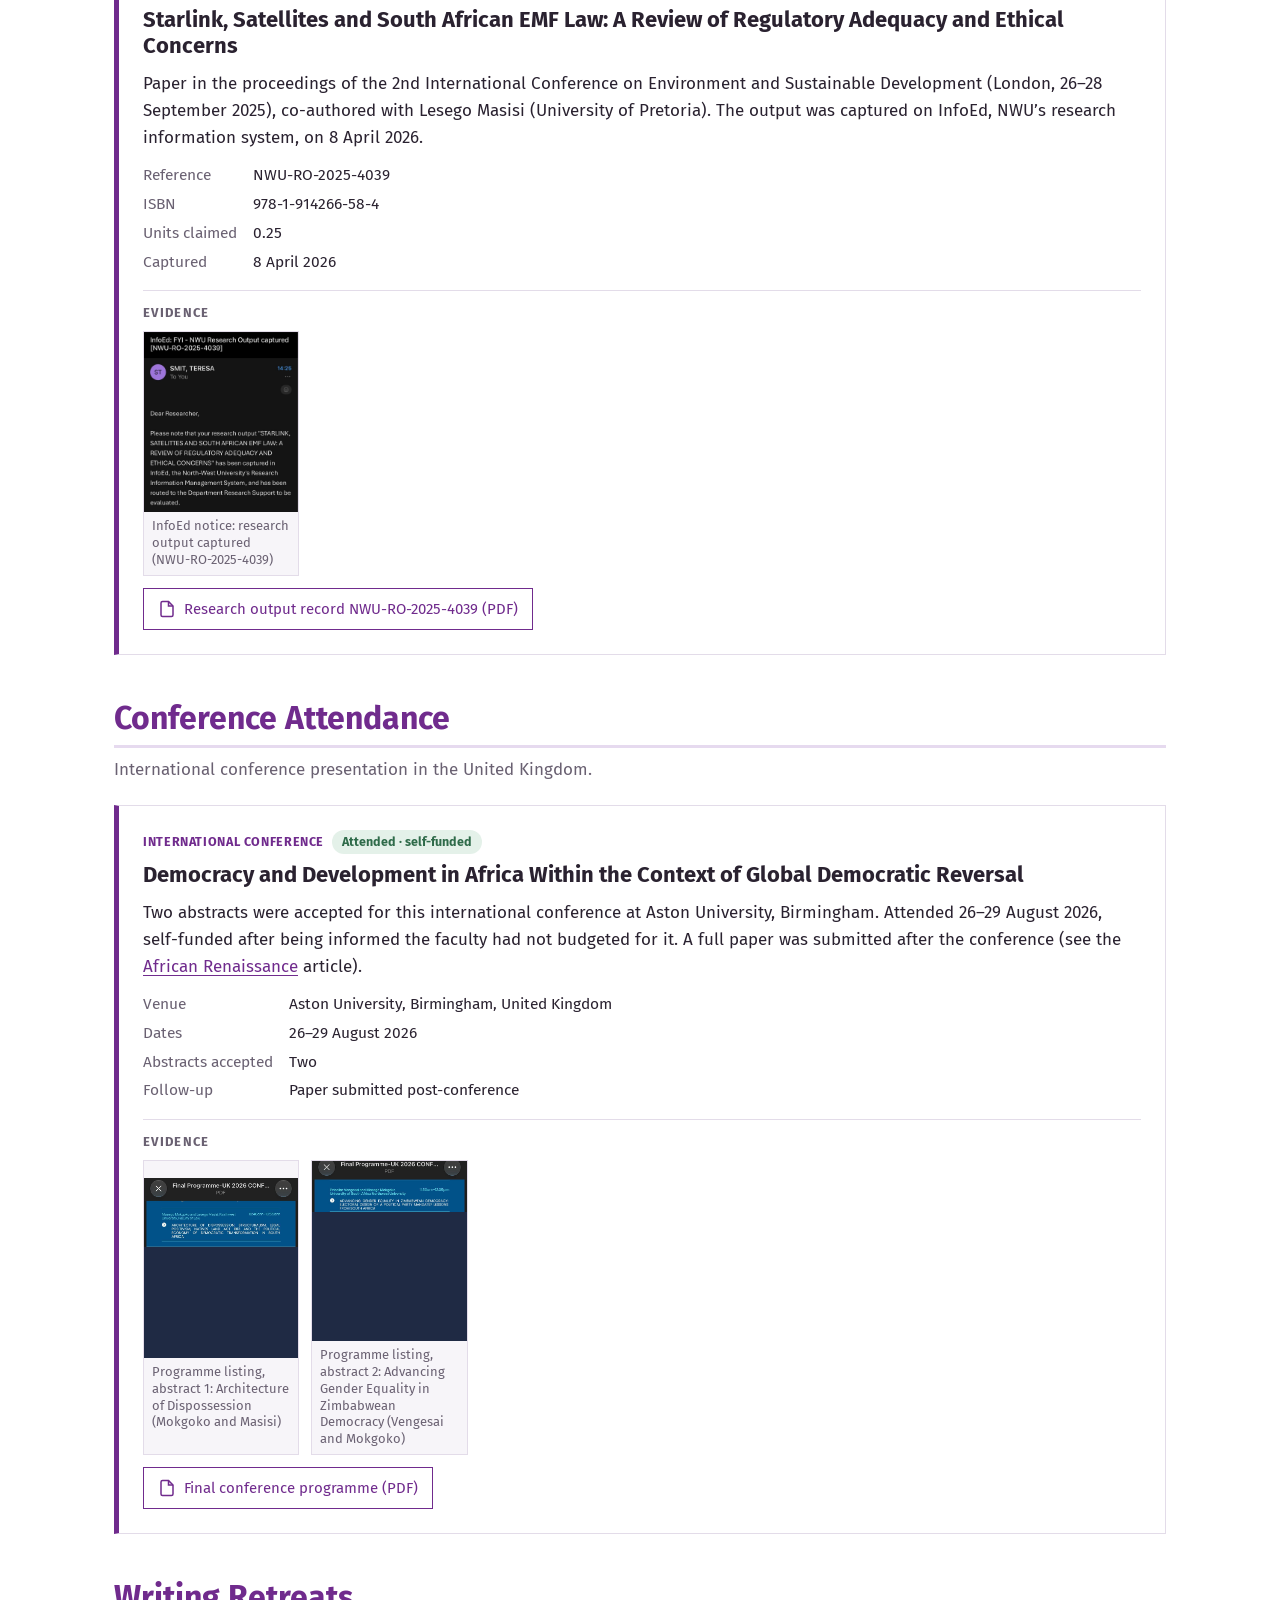
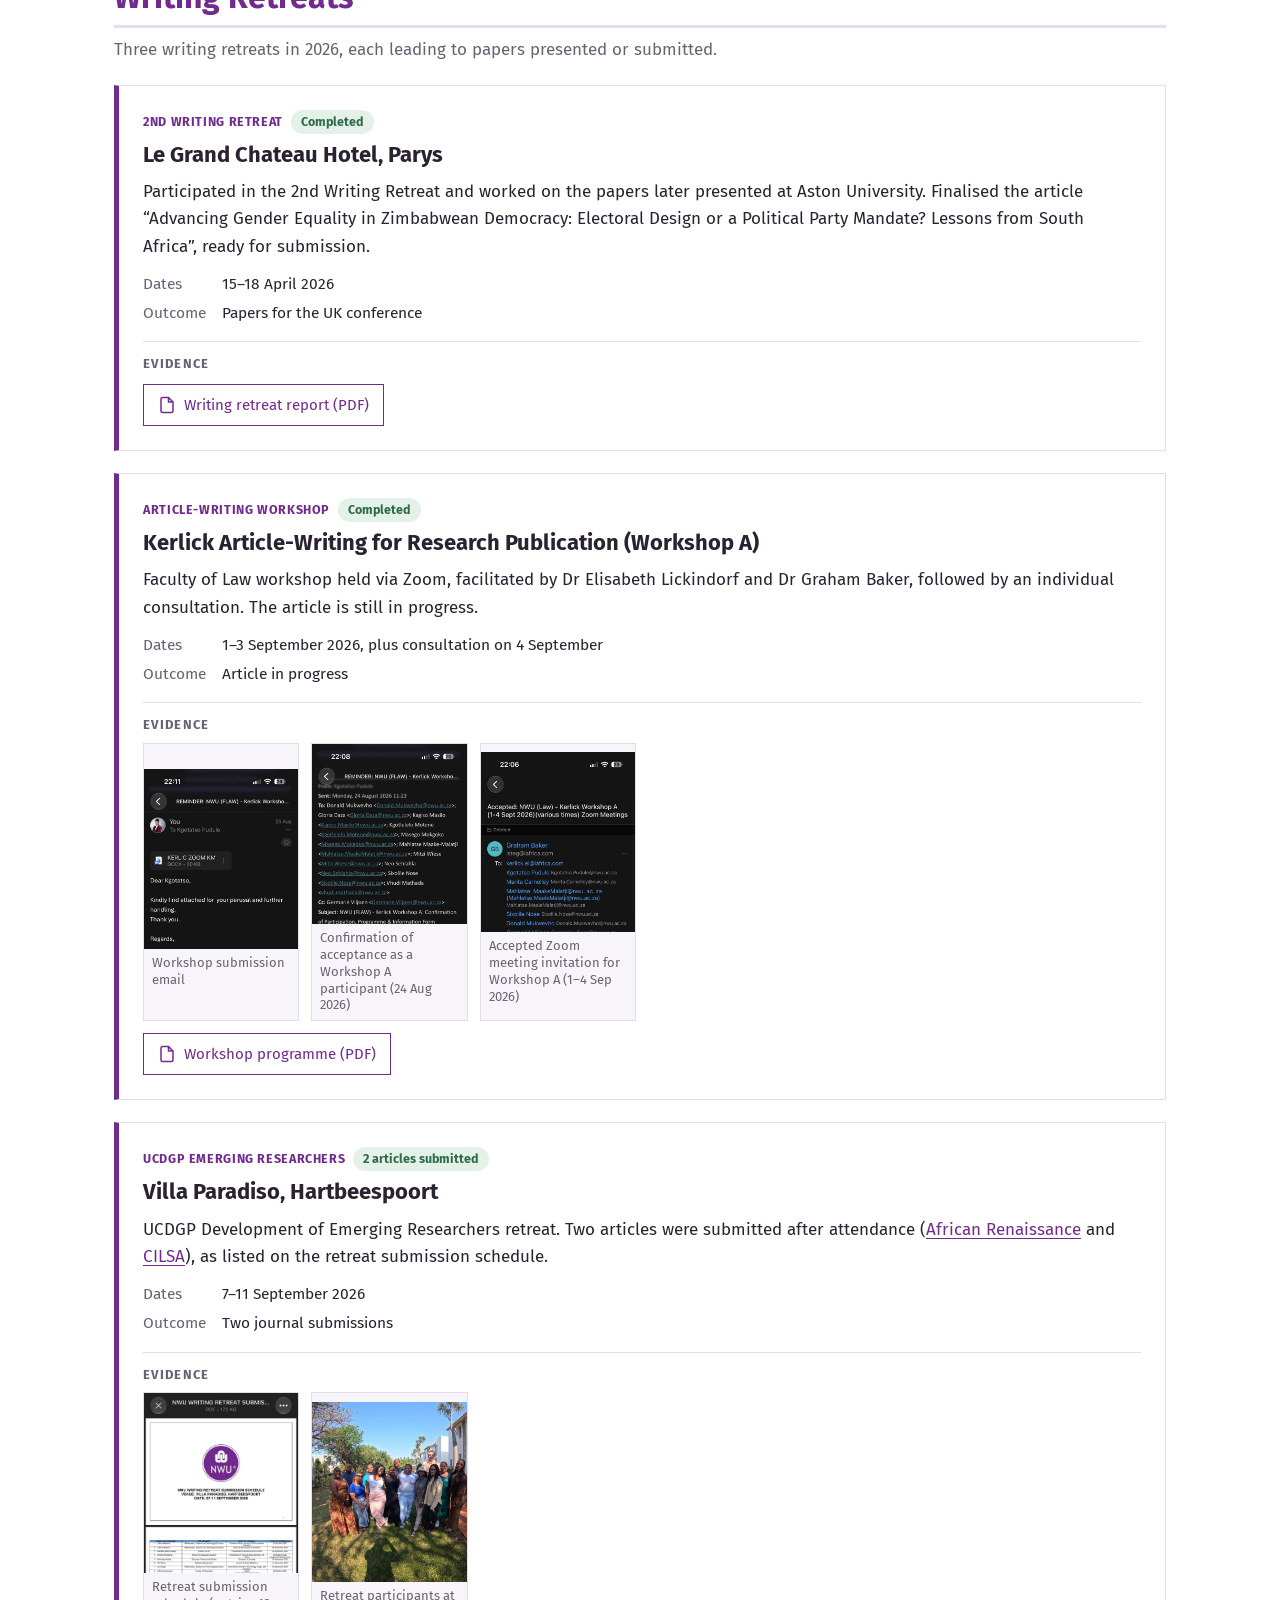
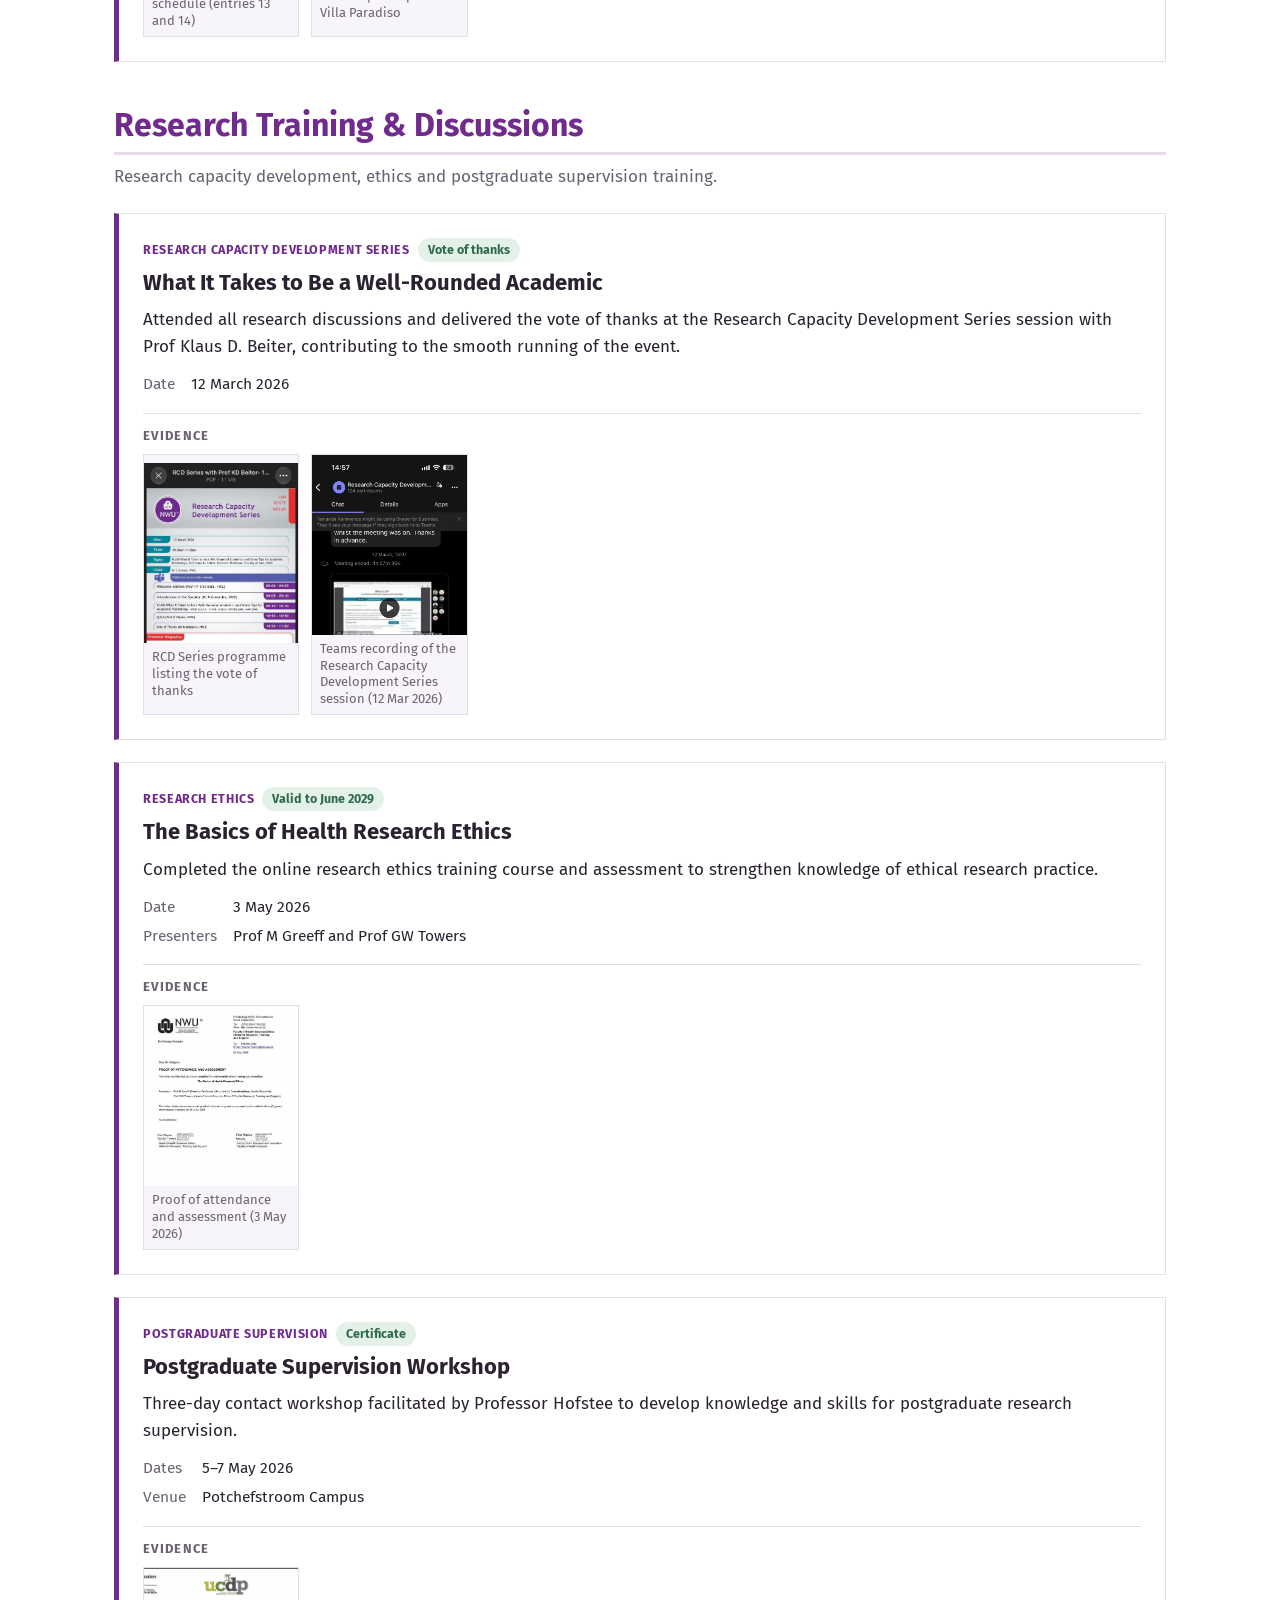
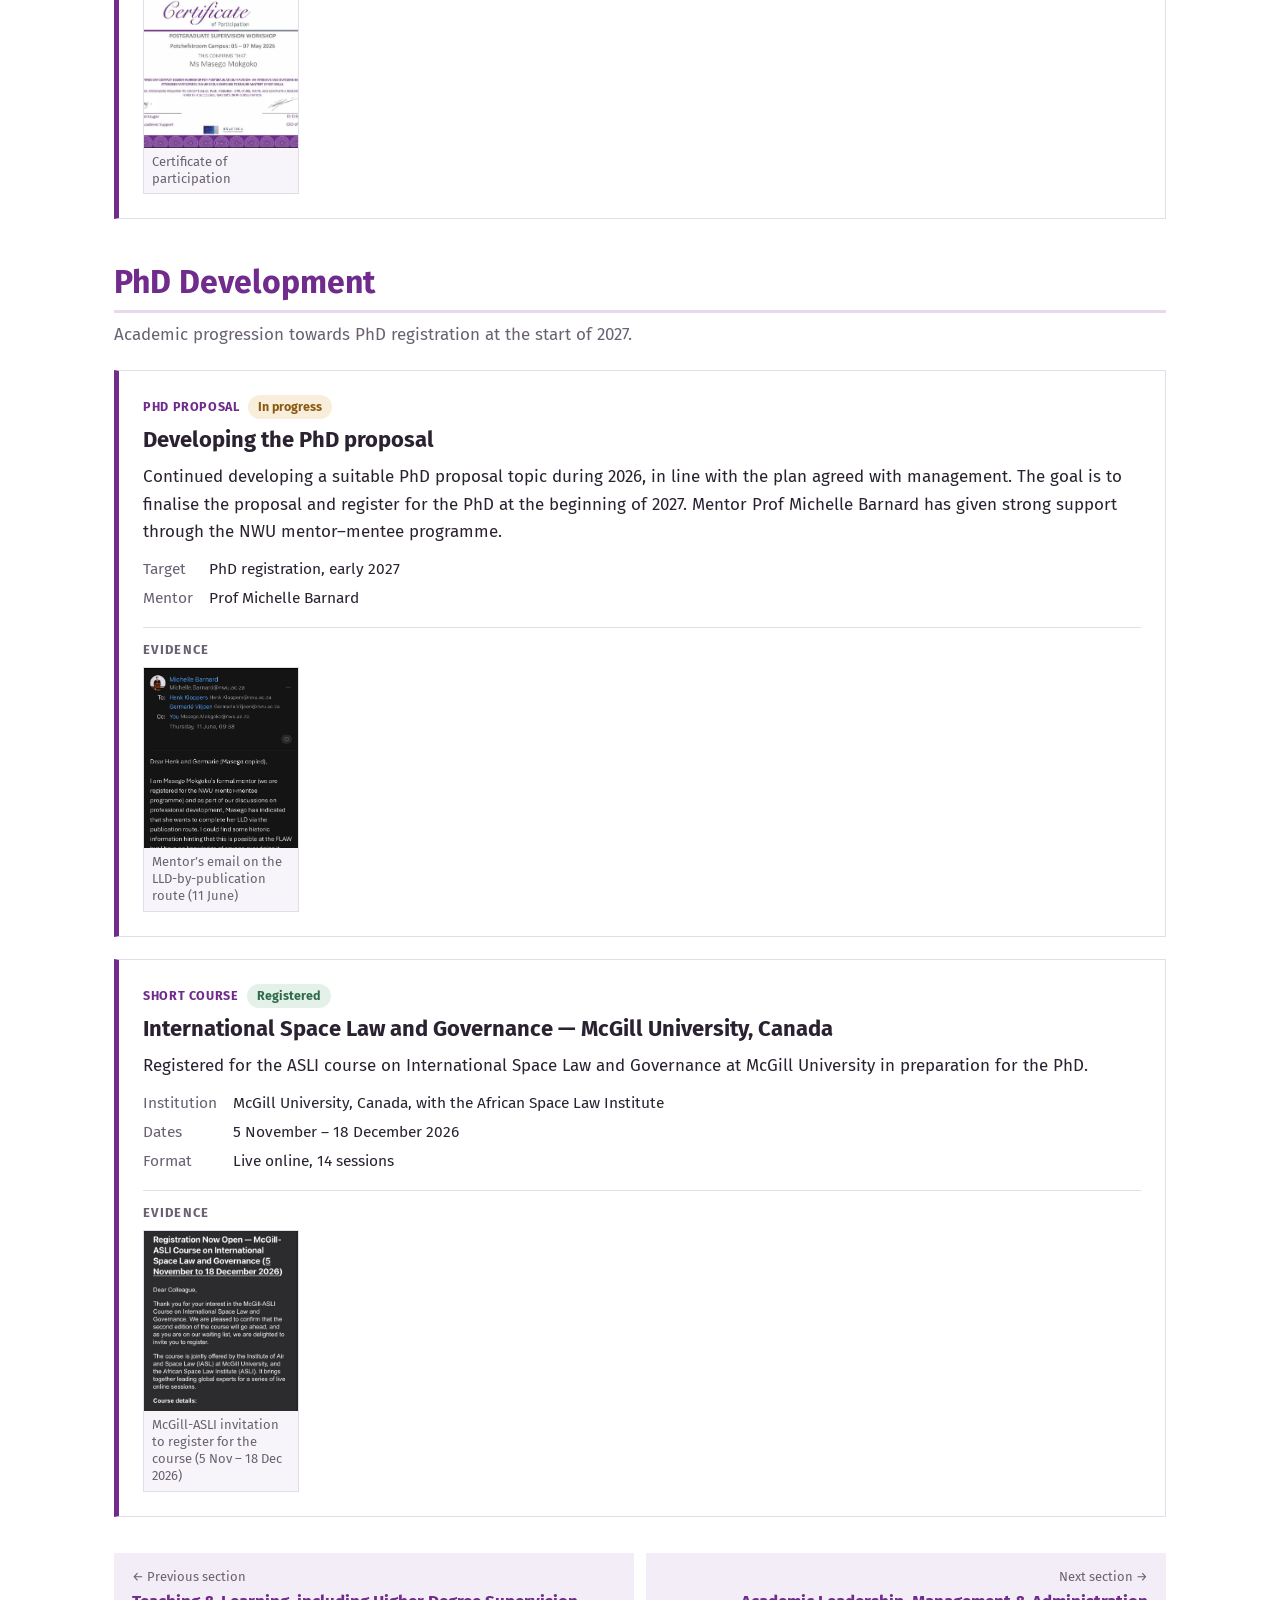
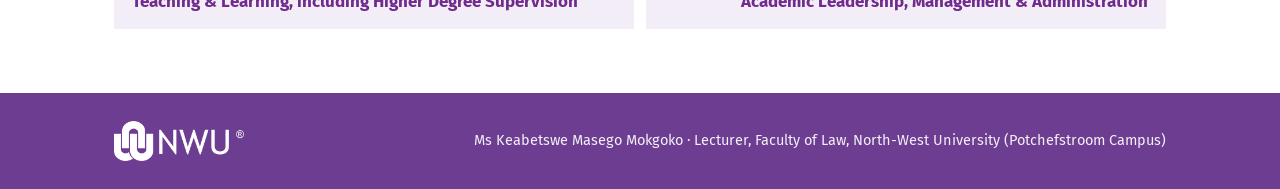
<file: personal-research/index.html>
<!doctype html>
<html lang="en">
<head>
<meta charset="utf-8">
<meta name="viewport" content="width=device-width, initial-scale=1">
<title>Research · Masego Mokgoko · NWU</title>
<meta name="description" content="Portfolio of evidence: Ms Keabetswe Masego Mokgoko, Faculty of Law, North-West University.">
<link rel="icon" type="image/png" href="../assets/favicon.png">
<script>
(function(){var d=document.documentElement;d.classList.add('js');
var seen=false;try{seen=sessionStorage.getItem('nwuIntroSeen')==='1'}catch(e){}
var calm=window.matchMedia&&matchMedia('(prefers-reduced-motion: reduce)').matches;
if(d.hasAttribute('data-intro')&&!seen&&!calm)d.classList.add('intro-play');})();
</script>
<link rel="preconnect" href="https://fonts.googleapis.com"><link rel="preconnect" href="https://fonts.gstatic.com" crossorigin><link href="https://fonts.googleapis.com/css2?family=Fira+Sans:wght@400;700&display=swap" rel="stylesheet">
<link rel="stylesheet" href="../assets/style.css">
</head>
<body>
<header class="masthead"><div class="wrap">
  <a class="logo" href="../index.html"><img src="../assets/nwu-logo.png" alt="North-West University (NWU)"></a>
  <div class="who"><b>Ms Keabetswe Masego Mokgoko</b><span>Faculty of Law · Portfolio of Evidence 2026</span></div>
</div></header>
<nav class="navbar" aria-label="Portfolio sections"><ul><li><a href="../index.html">Home</a></li><li><a href="../teaching-learning/index.html">Teaching &amp; Learning</a></li><li><a href="index.html" aria-current="page">Research</a></li><li><a href="../academic-leadership/index.html">Leadership</a></li><li><a href="../social-responsiveness/index.html">Social Responsiveness</a></li><li><a href="../occupational-health-safety/index.html">Health &amp; Safety</a></li></ul></nav>

<main class="wrap">
<section class="page-head"><nav class="crumbs" aria-label="Breadcrumb"><a href="../index.html">Home</a> › Personal Research, Innovation &amp; Creative Outputs <span>(KPA 2 of 5)</span></nav><p class="eyebrow-kpa">Key Performance Area 2</p><h1>Personal Research, Innovation &amp; Creative Outputs</h1><p class="sub">Journal articles, a recognised output, an international conference, writing retreats, research training and PhD preparation.</p><div class="kpa-self"><b>Link to this KPA</b><code class="kpa-url">https:&#47;&#47;lieche21selinda.github.io&#47;portfolio_of_evidence&#47;personal-research&#47;</code><button class="btn" type="button" data-copy="https:&#47;&#47;lieche21selinda.github.io&#47;portfolio_of_evidence&#47;personal-research&#47;">Copy link</button></div><ul class="toc"><li><a href="#research-outputs">Research Outputs</a></li><li><a href="#conferences">Conference Attendance</a></li><li><a href="#writing-retreats">Writing Retreats</a></li><li><a href="#research-training">Research Training &amp; Discussions</a></li><li><a href="#phd-development">PhD Development</a></li></ul></section><section class="group" id="research-outputs"><h2 class="group-title">Research Outputs</h2><p class="group-sub">Four journal submissions under review and one recognised output — five in total.</p><article class="item reveal" id="per">
  <div class="meta"><span class="tag">Journal article · PER</span><span class="pill wait">Out for external review</span></div>
  <h2>Architecture of Economic Abuse: Trust, Patriarchy, and Criminal Law Responses in Marriage</h2>
  <p>Co-authored article submitted to the <em>Potchefstroom Electronic Law Journal</em> (PER). It passed the internal review process and has been assigned an editor to oversee external peer review.</p>
  
  <dl><dt>Journal</dt><dd>Potchefstroom Electronic Law Journal (PER)</dd><dt>Role</dt><dd>Co-author</dd><dt>Stage</dt><dd>Internal review completed; external peer review under way</dd></dl>
  <div class="evidence"><h3>Evidence</h3><div class="thumbs"><button class="thumb" type="button" data-full="../assets/img/per-editor-decision.jpg" data-caption="PER editor decision: internal review completed, sent for external review (16 Sep 2026)"><img src="../assets/img/per-editor-decision.jpg" alt="PER editor decision: internal review completed, sent for external review (16 Sep 2026)" loading="lazy"><span>PER editor decision: internal review completed, sent for external review (16 Sep 2026)</span></button><button class="thumb" type="button" data-full="../assets/img/per-clarification-request.jpg" data-caption="PER correspondence on the submission (15 Jul 2026)"><img src="../assets/img/per-clarification-request.jpg" alt="PER correspondence on the submission (15 Jul 2026)" loading="lazy"><span>PER correspondence on the submission (15 Jul 2026)</span></button></div></div>
</article><article class="item reveal" id="de-jure">
  <div class="meta"><span class="tag">Journal article · De Jure</span><span class="pill wait">Revise &amp; resubmit</span></div>
  <h2>Social Security for Migrants During the COVID-19 Pandemic: Analysing Economic Alleviation Measures in South Africa</h2>
  <p>Co-authored with Dr Mahlatse Maake-Malatji, Prof Precious Sihlangu and Mr Phakiso Mello. The double-blind peer review is complete and the lead author, Mr Mello, is addressing the final comments.</p>
  
  <dl><dt>Journal</dt><dd><em>De Jure</em> (University of Pretoria)</dd><dt>Role</dt><dd>Co-author</dd><dt>Stage</dt><dd>First round of double-blind peer review completed (23 Sep 2026)</dd></dl>
  <div class="evidence"><h3>Evidence</h3><div class="thumbs"><button class="thumb" type="button" data-full="../assets/img/de-jure-review-letter.jpg" data-caption="De Jure letter: peer review completed (23 Sep 2026)"><img src="../assets/img/de-jure-review-letter.jpg" alt="De Jure letter: peer review completed (23 Sep 2026)" loading="lazy"><span>De Jure letter: peer review completed (23 Sep 2026)</span></button><button class="thumb" type="button" data-full="../assets/img/de-jure-contributors.jpg" data-caption="Submission system listing the four contributing authors"><img src="../assets/img/de-jure-contributors.jpg" alt="Submission system listing the four contributing authors" loading="lazy"><span>Submission system listing the four contributing authors</span></button></div></div>
</article><article class="item reveal" id="cilsa">
  <div class="meta"><span class="tag">Journal article · CILSA</span><span class="pill wait">Under review</span></div>
  <h2>Rethinking South African Drug Laws and Policies Through Transformative Feminist Leadership: Addressing Drug and Substance Use Among Youth</h2>
  <p>Sole-authored article submitted to the <em>Comparative and International Law Journal of Southern Africa</em> (CILSA) on 12 September 2026, following the Villa Paradiso writing retreat.</p>
  
  <dl><dt>Journal</dt><dd>Comparative and International Law Journal of Southern Africa (CILSA)</dd><dt>Role</dt><dd>Sole author</dd><dt>Submitted</dt><dd>12 September 2026</dd></dl>
  <div class="evidence"><h3>Evidence</h3><div class="thumbs"><button class="thumb" type="button" data-full="../assets/img/cilsa-acknowledgement.jpg" data-caption="CILSA submission acknowledgement from Unisa Press"><img src="../assets/img/cilsa-acknowledgement.jpg" alt="CILSA submission acknowledgement from Unisa Press" loading="lazy"><span>CILSA submission acknowledgement from Unisa Press</span></button></div></div>
</article><article class="item reveal" id="african-renaissance">
  <div class="meta"><span class="tag">Journal article · African Renaissance</span><span class="pill ok">Cleared desk review</span></div>
  <h2>Architecture of Dispossession: Structuralism, Legal Positivism, Native Land Act of 1913</h2>
  <p>Co-authored with mentee Lesego Masisi. The abstract was first accepted for the UK International Conference at Aston University, and the full paper was submitted afterwards. It has cleared the desk review and is now under review. The collaboration also contributes to research mentorship and the development of emerging researchers.</p>
  
  <dl><dt>Journal</dt><dd><em>African Renaissance</em></dd><dt>Role</dt><dd>Co-author, with mentee</dd><dt>Stage</dt><dd>Desk review cleared; under review</dd></dl>
  <div class="evidence"><h3>Evidence</h3><div class="thumbs"><button class="thumb" type="button" data-full="../assets/img/african-renaissance-submission-original.jpg" data-caption="Manuscript submission email (12 Sep 2026)"><img src="../assets/img/african-renaissance-submission-original.jpg" alt="Manuscript submission email (12 Sep 2026)" loading="lazy"><span>Manuscript submission email (12 Sep 2026)</span></button><button class="thumb" type="button" data-full="../assets/img/african-renaissance-submission.jpg" data-caption="Submission thread with the manuscript attached"><img src="../assets/img/african-renaissance-submission.jpg" alt="Submission thread with the manuscript attached" loading="lazy"><span>Submission thread with the manuscript attached</span></button><button class="thumb" type="button" data-full="../assets/img/african-renaissance-desk-review.jpg" data-caption="Editor: paper cleared the desk review (16 Sep 2026)"><img src="../assets/img/african-renaissance-desk-review.jpg" alt="Editor: paper cleared the desk review (16 Sep 2026)" loading="lazy"><span>Editor: paper cleared the desk review (16 Sep 2026)</span></button></div></div>
</article><article class="item reveal" id="research-output">
  <div class="meta"><span class="tag">Recognised output · Conference proceedings</span><span class="pill ok">Captured by NWU</span></div>
  <h2>Starlink, Satellites and South African EMF Law: A Review of Regulatory Adequacy and Ethical Concerns</h2>
  <p>Paper in the proceedings of the 2nd International Conference on Environment and Sustainable Development (London, 26–28 September 2025), co-authored with Lesego Masisi (University of Pretoria). The output was captured on InfoEd, NWU’s research information system, on 8 April 2026.</p>
  
  <dl><dt>Reference</dt><dd>NWU-RO-2025-4039</dd><dt>ISBN</dt><dd>978-1-914266-58-4</dd><dt>Units claimed</dt><dd>0.25</dd><dt>Captured</dt><dd>8 April 2026</dd></dl>
  <div class="evidence"><h3>Evidence</h3><div class="thumbs"><button class="thumb" type="button" data-full="../assets/img/infoed-research-output-captured.jpg" data-caption="InfoEd notice: research output captured (NWU-RO-2025-4039)"><img src="../assets/img/infoed-research-output-captured.jpg" alt="InfoEd notice: research output captured (NWU-RO-2025-4039)" loading="lazy"><span>InfoEd notice: research output captured (NWU-RO-2025-4039)</span></button></div><div class="docs"><a class="doc" href="../assets/docs/nwu-ro-2025-4039-research-output.pdf"><svg width="18" height="18" viewBox="0 0 24 24" fill="none" stroke="currentColor" stroke-width="2" aria-hidden="true"><path d="M14 2H6a2 2 0 0 0-2 2v16a2 2 0 0 0 2 2h12a2 2 0 0 0 2-2V8z"/><path d="M14 2v6h6"/></svg>Research output record NWU-RO-2025-4039 (PDF)</a></div></div>
</article></section><section class="group" id="conferences"><h2 class="group-title">Conference Attendance</h2><p class="group-sub">International conference presentation in the United Kingdom.</p><article class="item reveal" id="aston-2026">
  <div class="meta"><span class="tag">International conference</span><span class="pill ok">Attended · self-funded</span></div>
  <h2>Democracy and Development in Africa Within the Context of Global Democratic Reversal</h2>
  <p>Two abstracts were accepted for this international conference at Aston University, Birmingham. Attended 26–29 August 2026, self-funded after being informed the faculty had not budgeted for it. A full paper was submitted after the conference (see the <a href="#african-renaissance">African Renaissance</a> article).</p>
  
  <dl><dt>Venue</dt><dd>Aston University, Birmingham, United Kingdom</dd><dt>Dates</dt><dd>26–29 August 2026</dd><dt>Abstracts accepted</dt><dd>Two</dd><dt>Follow-up</dt><dd>Paper submitted post-conference</dd></dl>
  <div class="evidence"><h3>Evidence</h3><div class="thumbs"><button class="thumb wide" type="button" data-full="../assets/img/aston-abstract-dispossession.jpg" data-caption="Programme listing, abstract 1: Architecture of Dispossession (Mokgoko and Masisi)"><img src="../assets/img/aston-abstract-dispossession.jpg" alt="Programme listing, abstract 1: Architecture of Dispossession (Mokgoko and Masisi)" loading="lazy"><span>Programme listing, abstract 1: Architecture of Dispossession (Mokgoko and Masisi)</span></button><button class="thumb wide" type="button" data-full="../assets/img/aston-abstract-gender-equality.jpg" data-caption="Programme listing, abstract 2: Advancing Gender Equality in Zimbabwean Democracy (Vengesai and Mokgoko)"><img src="../assets/img/aston-abstract-gender-equality.jpg" alt="Programme listing, abstract 2: Advancing Gender Equality in Zimbabwean Democracy (Vengesai and Mokgoko)" loading="lazy"><span>Programme listing, abstract 2: Advancing Gender Equality in Zimbabwean Democracy (Vengesai and Mokgoko)</span></button></div><div class="docs"><a class="doc" href="../assets/docs/uk-conference-2026-programme.pdf"><svg width="18" height="18" viewBox="0 0 24 24" fill="none" stroke="currentColor" stroke-width="2" aria-hidden="true"><path d="M14 2H6a2 2 0 0 0-2 2v16a2 2 0 0 0 2 2h12a2 2 0 0 0 2-2V8z"/><path d="M14 2v6h6"/></svg>Final conference programme (PDF)</a></div></div>
</article></section><section class="group" id="writing-retreats"><h2 class="group-title">Writing Retreats</h2><p class="group-sub">Three writing retreats in 2026, each leading to papers presented or submitted.</p><article class="item reveal" id="parys">
  <div class="meta"><span class="tag">2nd Writing Retreat</span><span class="pill ok">Completed</span></div>
  <h2>Le Grand Chateau Hotel, Parys</h2>
  <p>Participated in the 2nd Writing Retreat and worked on the papers later presented at Aston University. Finalised the article “Advancing Gender Equality in Zimbabwean Democracy: Electoral Design or a Political Party Mandate? Lessons from South Africa”, ready for submission.</p>
  
  <dl><dt>Dates</dt><dd>15–18 April 2026</dd><dt>Outcome</dt><dd>Papers for the UK conference</dd></dl>
  <div class="evidence"><h3>Evidence</h3><div class="docs"><a class="doc" href="../assets/docs/parys-writing-retreat-report-2026.pdf"><svg width="18" height="18" viewBox="0 0 24 24" fill="none" stroke="currentColor" stroke-width="2" aria-hidden="true"><path d="M14 2H6a2 2 0 0 0-2 2v16a2 2 0 0 0 2 2h12a2 2 0 0 0 2-2V8z"/><path d="M14 2v6h6"/></svg>Writing retreat report (PDF)</a></div></div>
</article><article class="item reveal" id="kerlick">
  <div class="meta"><span class="tag">Article-writing workshop</span><span class="pill ok">Completed</span></div>
  <h2>Kerlick Article-Writing for Research Publication (Workshop A)</h2>
  <p>Faculty of Law workshop held via Zoom, facilitated by Dr Elisabeth Lickindorf and Dr Graham Baker, followed by an individual consultation. The article is still in progress.</p>
  
  <dl><dt>Dates</dt><dd>1–3 September 2026, plus consultation on 4 September</dd><dt>Outcome</dt><dd>Article in progress</dd></dl>
  <div class="evidence"><h3>Evidence</h3><div class="thumbs"><button class="thumb" type="button" data-full="../assets/img/kerlick-zoom-submission-email.jpg" data-caption="Workshop submission email"><img src="../assets/img/kerlick-zoom-submission-email.jpg" alt="Workshop submission email" loading="lazy"><span>Workshop submission email</span></button><button class="thumb" type="button" data-full="../assets/img/kerlick-confirmation-email.jpg" data-caption="Confirmation of acceptance as a Workshop A participant (24 Aug 2026)"><img src="../assets/img/kerlick-confirmation-email.jpg" alt="Confirmation of acceptance as a Workshop A participant (24 Aug 2026)" loading="lazy"><span>Confirmation of acceptance as a Workshop A participant (24 Aug 2026)</span></button><button class="thumb" type="button" data-full="../assets/img/kerlick-accepted-invite.jpg" data-caption="Accepted Zoom meeting invitation for Workshop A (1–4 Sep 2026)"><img src="../assets/img/kerlick-accepted-invite.jpg" alt="Accepted Zoom meeting invitation for Workshop A (1–4 Sep 2026)" loading="lazy"><span>Accepted Zoom meeting invitation for Workshop A (1–4 Sep 2026)</span></button></div><div class="docs"><a class="doc" href="../assets/docs/kerlick-workshop-programme.pdf"><svg width="18" height="18" viewBox="0 0 24 24" fill="none" stroke="currentColor" stroke-width="2" aria-hidden="true"><path d="M14 2H6a2 2 0 0 0-2 2v16a2 2 0 0 0 2 2h12a2 2 0 0 0 2-2V8z"/><path d="M14 2v6h6"/></svg>Workshop programme (PDF)</a></div></div>
</article><article class="item reveal" id="villa-paradiso">
  <div class="meta"><span class="tag">UCDGP emerging researchers</span><span class="pill ok">2 articles submitted</span></div>
  <h2>Villa Paradiso, Hartbeespoort</h2>
  <p>UCDGP Development of Emerging Researchers retreat. Two articles were submitted after attendance (<a href="#african-renaissance">African Renaissance</a> and <a href="#cilsa">CILSA</a>), as listed on the retreat submission schedule.</p>
  
  <dl><dt>Dates</dt><dd>7–11 September 2026</dd><dt>Outcome</dt><dd>Two journal submissions</dd></dl>
  <div class="evidence"><h3>Evidence</h3><div class="thumbs"><button class="thumb" type="button" data-full="../assets/img/villa-paradiso-submission-schedule.jpg" data-caption="Retreat submission schedule (entries 13 and 14)"><img src="../assets/img/villa-paradiso-submission-schedule.jpg" alt="Retreat submission schedule (entries 13 and 14)" loading="lazy"><span>Retreat submission schedule (entries 13 and 14)</span></button><button class="thumb" type="button" data-full="../assets/img/villa-paradiso-group-photo.jpg" data-caption="Retreat participants at Villa Paradiso"><img src="../assets/img/villa-paradiso-group-photo.jpg" alt="Retreat participants at Villa Paradiso" loading="lazy"><span>Retreat participants at Villa Paradiso</span></button></div></div>
</article></section><section class="group" id="research-training"><h2 class="group-title">Research Training &amp; Discussions</h2><p class="group-sub">Research capacity development, ethics and postgraduate supervision training.</p><article class="item reveal" id="rcd-series">
  <div class="meta"><span class="tag">Research Capacity Development Series</span><span class="pill ok">Vote of thanks</span></div>
  <h2>What It Takes to Be a Well-Rounded Academic</h2>
  <p>Attended all research discussions and delivered the vote of thanks at the Research Capacity Development Series session with Prof Klaus D. Beiter, contributing to the smooth running of the event.</p>
  
  <dl><dt>Date</dt><dd>12 March 2026</dd></dl>
  <div class="evidence"><h3>Evidence</h3><div class="thumbs"><button class="thumb" type="button" data-full="../assets/img/rcd-series-programme.jpg" data-caption="RCD Series programme listing the vote of thanks"><img src="../assets/img/rcd-series-programme.jpg" alt="RCD Series programme listing the vote of thanks" loading="lazy"><span>RCD Series programme listing the vote of thanks</span></button><button class="thumb" type="button" data-full="../assets/img/rcd-series-teams-recording.jpg" data-caption="Teams recording of the Research Capacity Development Series session (12 Mar 2026)"><img src="../assets/img/rcd-series-teams-recording.jpg" alt="Teams recording of the Research Capacity Development Series session (12 Mar 2026)" loading="lazy"><span>Teams recording of the Research Capacity Development Series session (12 Mar 2026)</span></button></div></div>
</article><article class="item reveal" id="ethics">
  <div class="meta"><span class="tag">Research ethics</span><span class="pill ok">Valid to June 2029</span></div>
  <h2>The Basics of Health Research Ethics</h2>
  <p>Completed the online research ethics training course and assessment to strengthen knowledge of ethical research practice.</p>
  
  <dl><dt>Date</dt><dd>3 May 2026</dd><dt>Presenters</dt><dd>Prof M Greeff and Prof GW Towers</dd></dl>
  <div class="evidence"><h3>Evidence</h3><div class="thumbs"><button class="thumb" type="button" data-full="../assets/img/ethics-training-letter.jpg" data-caption="Proof of attendance and assessment (3 May 2026)"><img src="../assets/img/ethics-training-letter.jpg" alt="Proof of attendance and assessment (3 May 2026)" loading="lazy"><span>Proof of attendance and assessment (3 May 2026)</span></button></div></div>
</article><article class="item reveal" id="supervision">
  <div class="meta"><span class="tag">Postgraduate supervision</span><span class="pill ok">Certificate</span></div>
  <h2>Postgraduate Supervision Workshop</h2>
  <p>Three-day contact workshop facilitated by Professor Hofstee to develop knowledge and skills for postgraduate research supervision.</p>
  
  <dl><dt>Dates</dt><dd>5–7 May 2026</dd><dt>Venue</dt><dd>Potchefstroom Campus</dd></dl>
  <div class="evidence"><h3>Evidence</h3><div class="thumbs"><button class="thumb" type="button" data-full="../assets/img/supervision-workshop-certificate.jpg" data-caption="Certificate of participation"><img src="../assets/img/supervision-workshop-certificate.jpg" alt="Certificate of participation" loading="lazy"><span>Certificate of participation</span></button></div></div>
</article></section><section class="group" id="phd-development"><h2 class="group-title">PhD Development</h2><p class="group-sub">Academic progression towards PhD registration at the start of 2027.</p><article class="item reveal" id="proposal">
  <div class="meta"><span class="tag">PhD proposal</span><span class="pill wait">In progress</span></div>
  <h2>Developing the PhD proposal</h2>
  <p>Continued developing a suitable PhD proposal topic during 2026, in line with the plan agreed with management. The goal is to finalise the proposal and register for the PhD at the beginning of 2027. Mentor Prof Michelle Barnard has given strong support through the NWU mentor–mentee programme.</p>
  
  <dl><dt>Target</dt><dd>PhD registration, early 2027</dd><dt>Mentor</dt><dd>Prof Michelle Barnard</dd></dl>
  <div class="evidence"><h3>Evidence</h3><div class="thumbs"><button class="thumb" type="button" data-full="../assets/img/mentor-email-prof-barnard.jpg" data-caption="Mentor’s email on the LLD-by-publication route (11 June)"><img src="../assets/img/mentor-email-prof-barnard.jpg" alt="Mentor’s email on the LLD-by-publication route (11 June)" loading="lazy"><span>Mentor’s email on the LLD-by-publication route (11 June)</span></button></div></div>
</article><article class="item reveal" id="asli">
  <div class="meta"><span class="tag">Short course</span><span class="pill ok">Registered</span></div>
  <h2>International Space Law and Governance — McGill University, Canada</h2>
  <p>Registered for the ASLI course on International Space Law and Governance at McGill University in preparation for the PhD.</p>
  
  <dl><dt>Institution</dt><dd>McGill University, Canada, with the African Space Law Institute</dd><dt>Dates</dt><dd>5 November – 18 December 2026</dd><dt>Format</dt><dd>Live online, 14 sessions</dd></dl>
  <div class="evidence"><h3>Evidence</h3><div class="thumbs"><button class="thumb" type="button" data-full="../assets/img/asli-registration-open.jpg" data-caption="McGill-ASLI invitation to register for the course (5 Nov – 18 Dec 2026)"><img src="../assets/img/asli-registration-open.jpg" alt="McGill-ASLI invitation to register for the course (5 Nov – 18 Dec 2026)" loading="lazy"><span>McGill-ASLI invitation to register for the course (5 Nov – 18 Dec 2026)</span></button></div></div>
</article></section><nav class="pager"><a href="../teaching-learning/index.html"><small>← Previous section</small>Teaching &amp; Learning, including Higher Degree Supervision</a><a class="next" href="../academic-leadership/index.html"><small>Next section →</small>Academic Leadership, Management &amp; Administration</a></nav>
</main>
<footer><div class="wrap">
  <img src="../assets/nwu-logo-white.png" alt="NWU">
  <p>Ms Keabetswe Masego Mokgoko · Lecturer, Faculty of Law, North-West University (Potchefstroom Campus)</p>
</div></footer>
<script src="../assets/lightbox.js"></script>
<script src="../assets/intro.js"></script>
<script src="../assets/copy.js"></script>
</body>
</html>
</file>
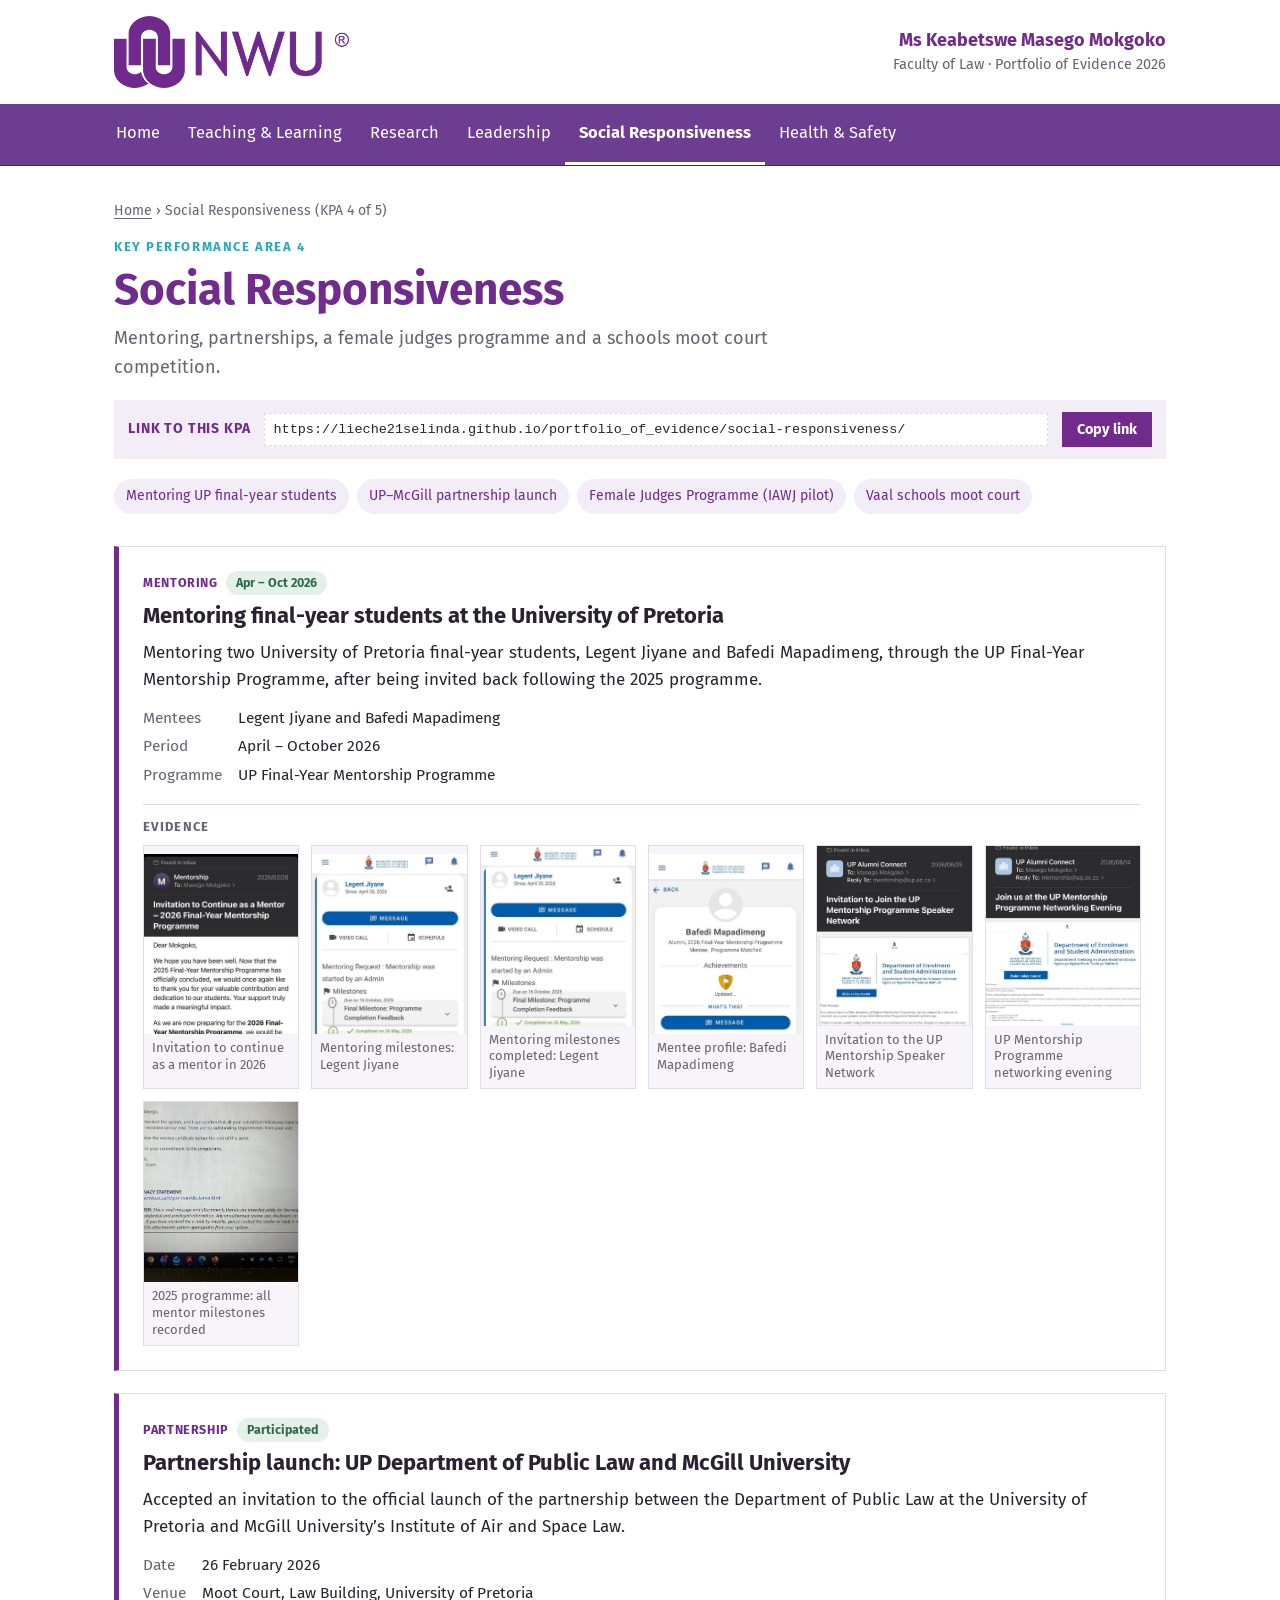
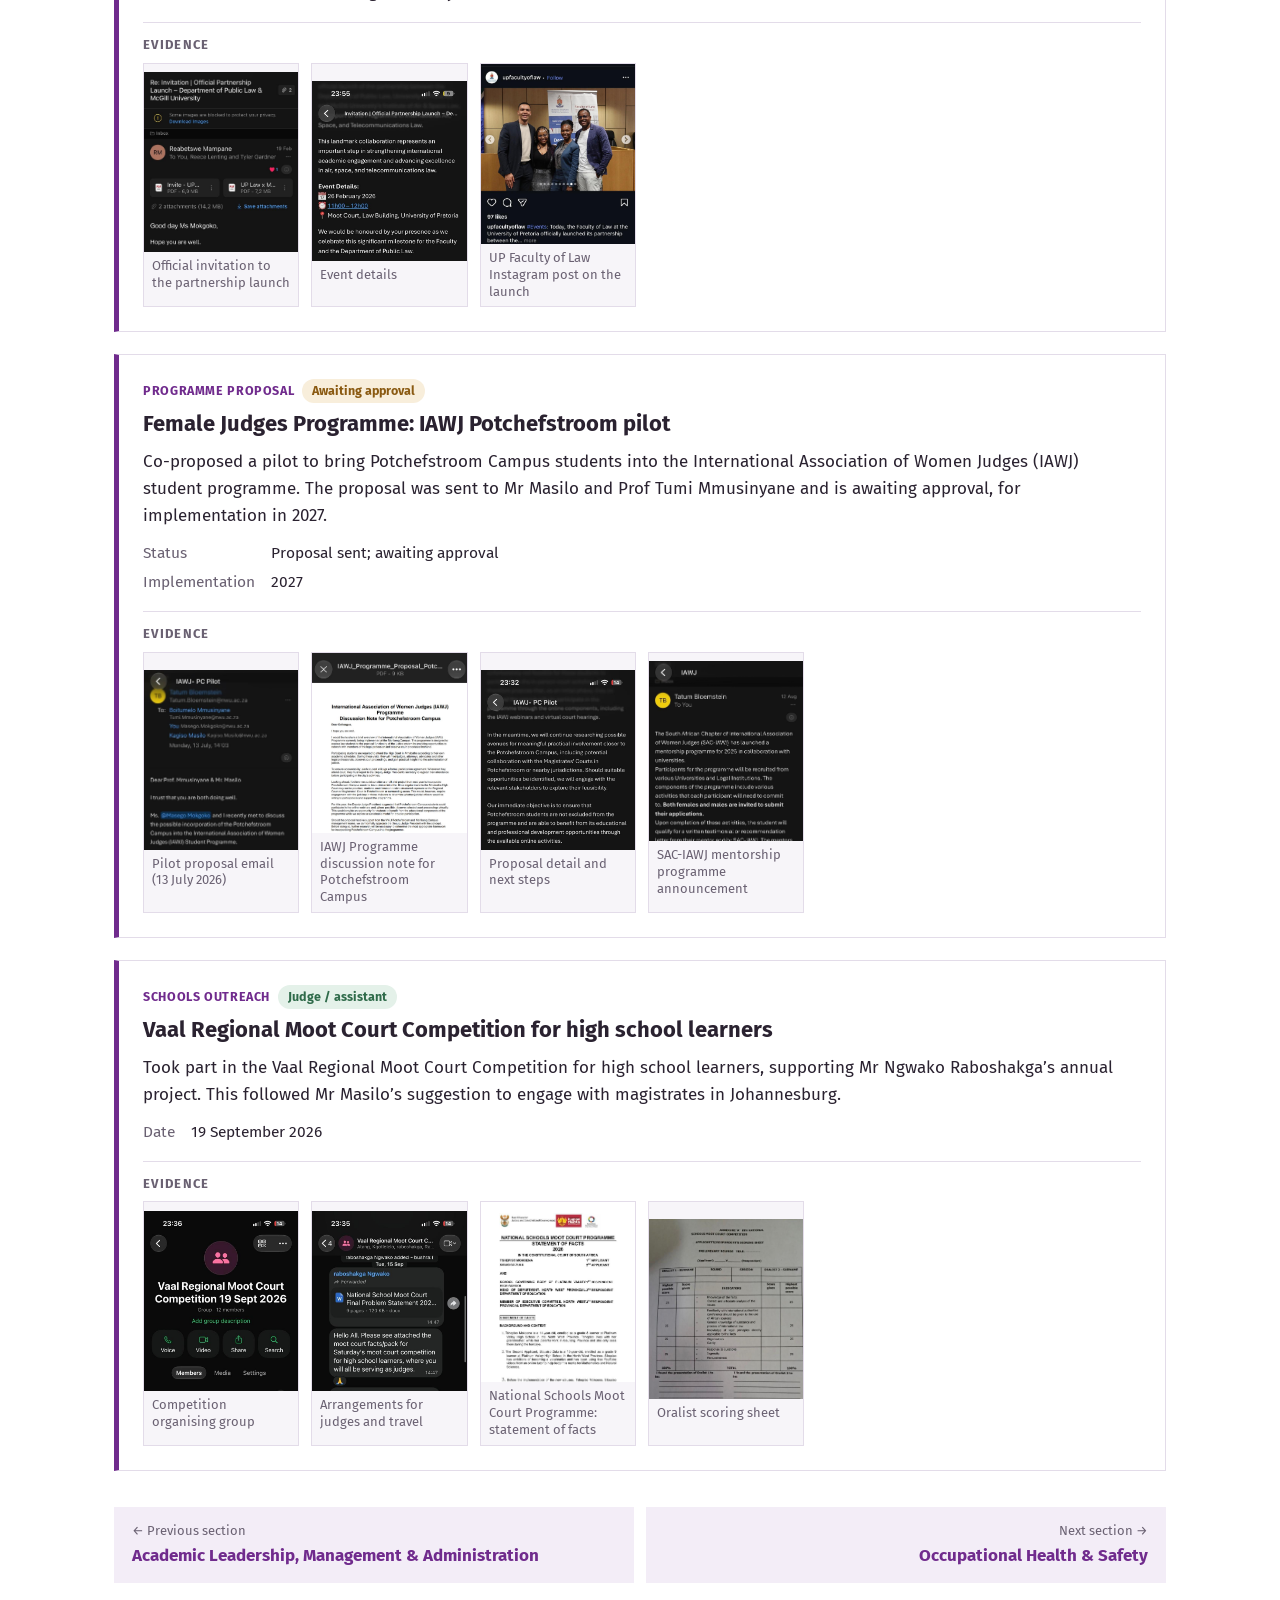
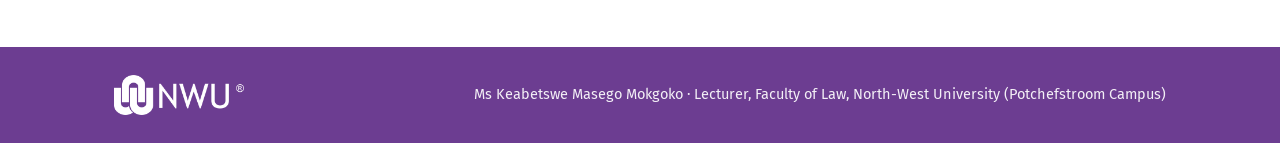
<file: social-responsiveness/index.html>
<!doctype html>
<html lang="en">
<head>
<meta charset="utf-8">
<meta name="viewport" content="width=device-width, initial-scale=1">
<title>Social Responsiveness · Masego Mokgoko · NWU</title>
<meta name="description" content="Portfolio of evidence: Ms Keabetswe Masego Mokgoko, Faculty of Law, North-West University.">
<link rel="icon" type="image/png" href="../assets/favicon.png">
<script>
(function(){var d=document.documentElement;d.classList.add('js');
var seen=false;try{seen=sessionStorage.getItem('nwuIntroSeen')==='1'}catch(e){}
var calm=window.matchMedia&&matchMedia('(prefers-reduced-motion: reduce)').matches;
if(d.hasAttribute('data-intro')&&!seen&&!calm)d.classList.add('intro-play');})();
</script>
<link rel="preconnect" href="https://fonts.googleapis.com"><link rel="preconnect" href="https://fonts.gstatic.com" crossorigin><link href="https://fonts.googleapis.com/css2?family=Fira+Sans:wght@400;700&display=swap" rel="stylesheet">
<link rel="stylesheet" href="../assets/style.css">
</head>
<body>
<header class="masthead"><div class="wrap">
  <a class="logo" href="../index.html"><img src="../assets/nwu-logo.png" alt="North-West University (NWU)"></a>
  <div class="who"><b>Ms Keabetswe Masego Mokgoko</b><span>Faculty of Law · Portfolio of Evidence 2026</span></div>
</div></header>
<nav class="navbar" aria-label="Portfolio sections"><ul><li><a href="../index.html">Home</a></li><li><a href="../teaching-learning/index.html">Teaching &amp; Learning</a></li><li><a href="../personal-research/index.html">Research</a></li><li><a href="../academic-leadership/index.html">Leadership</a></li><li><a href="index.html" aria-current="page">Social Responsiveness</a></li><li><a href="../occupational-health-safety/index.html">Health &amp; Safety</a></li></ul></nav>

<main class="wrap">
<section class="page-head"><nav class="crumbs" aria-label="Breadcrumb"><a href="../index.html">Home</a> › Social Responsiveness <span>(KPA 4 of 5)</span></nav><p class="eyebrow-kpa">Key Performance Area 4</p><h1>Social Responsiveness</h1><p class="sub">Mentoring, partnerships, a female judges programme and a schools moot court competition.</p><div class="kpa-self"><b>Link to this KPA</b><code class="kpa-url">https:&#47;&#47;lieche21selinda.github.io&#47;portfolio_of_evidence&#47;social-responsiveness&#47;</code><button class="btn" type="button" data-copy="https:&#47;&#47;lieche21selinda.github.io&#47;portfolio_of_evidence&#47;social-responsiveness&#47;">Copy link</button></div><ul class="toc"><li><a href="#up-mentoring">Mentoring UP final-year students</a></li><li><a href="#mcgill-launch">UP–McGill partnership launch</a></li><li><a href="#female-judges">Female Judges Programme (IAWJ pilot)</a></li><li><a href="#vaal-moot">Vaal schools moot court</a></li></ul></section><article class="item reveal" id="up-mentoring">
  <div class="meta"><span class="tag">Mentoring</span><span class="pill ok">Apr – Oct 2026</span></div>
  <h2>Mentoring final-year students at the University of Pretoria</h2>
  <p>Mentoring two University of Pretoria final-year students, Legent Jiyane and Bafedi Mapadimeng, through the UP Final-Year Mentorship Programme, after being invited back following the 2025 programme.</p>
  
  <dl><dt>Mentees</dt><dd>Legent Jiyane and Bafedi Mapadimeng</dd><dt>Period</dt><dd>April – October 2026</dd><dt>Programme</dt><dd>UP Final-Year Mentorship Programme</dd></dl>
  <div class="evidence"><h3>Evidence</h3><div class="thumbs"><button class="thumb" type="button" data-full="../assets/img/up-mentorship-2026-invite.jpg" data-caption="Invitation to continue as a mentor in 2026"><img src="../assets/img/up-mentorship-2026-invite.jpg" alt="Invitation to continue as a mentor in 2026" loading="lazy"><span>Invitation to continue as a mentor in 2026</span></button><button class="thumb" type="button" data-full="../assets/img/up-mentee-legent-jiyane-1.jpg" data-caption="Mentoring milestones: Legent Jiyane"><img src="../assets/img/up-mentee-legent-jiyane-1.jpg" alt="Mentoring milestones: Legent Jiyane" loading="lazy"><span>Mentoring milestones: Legent Jiyane</span></button><button class="thumb" type="button" data-full="../assets/img/up-mentee-legent-jiyane-2.jpg" data-caption="Mentoring milestones completed: Legent Jiyane"><img src="../assets/img/up-mentee-legent-jiyane-2.jpg" alt="Mentoring milestones completed: Legent Jiyane" loading="lazy"><span>Mentoring milestones completed: Legent Jiyane</span></button><button class="thumb" type="button" data-full="../assets/img/up-mentee-bafedi-mapadimeng.jpg" data-caption="Mentee profile: Bafedi Mapadimeng"><img src="../assets/img/up-mentee-bafedi-mapadimeng.jpg" alt="Mentee profile: Bafedi Mapadimeng" loading="lazy"><span>Mentee profile: Bafedi Mapadimeng</span></button><button class="thumb" type="button" data-full="../assets/img/up-mentorship-speaker-invite.jpg" data-caption="Invitation to the UP Mentorship Speaker Network"><img src="../assets/img/up-mentorship-speaker-invite.jpg" alt="Invitation to the UP Mentorship Speaker Network" loading="lazy"><span>Invitation to the UP Mentorship Speaker Network</span></button><button class="thumb" type="button" data-full="../assets/img/up-mentorship-networking-evening.jpg" data-caption="UP Mentorship Programme networking evening"><img src="../assets/img/up-mentorship-networking-evening.jpg" alt="UP Mentorship Programme networking evening" loading="lazy"><span>UP Mentorship Programme networking evening</span></button><button class="thumb" type="button" data-full="../assets/img/up-mentorship-2025-milestones.jpg" data-caption="2025 programme: all mentor milestones recorded"><img src="../assets/img/up-mentorship-2025-milestones.jpg" alt="2025 programme: all mentor milestones recorded" loading="lazy"><span>2025 programme: all mentor milestones recorded</span></button></div></div>
</article><article class="item reveal" id="mcgill-launch">
  <div class="meta"><span class="tag">Partnership</span><span class="pill ok">Participated</span></div>
  <h2>Partnership launch: UP Department of Public Law and McGill University</h2>
  <p>Accepted an invitation to the official launch of the partnership between the Department of Public Law at the University of Pretoria and McGill University’s Institute of Air and Space Law.</p>
  
  <dl><dt>Date</dt><dd>26 February 2026</dd><dt>Venue</dt><dd>Moot Court, Law Building, University of Pretoria</dd></dl>
  <div class="evidence"><h3>Evidence</h3><div class="thumbs"><button class="thumb" type="button" data-full="../assets/img/mcgill-launch-invite.jpg" data-caption="Official invitation to the partnership launch"><img src="../assets/img/mcgill-launch-invite.jpg" alt="Official invitation to the partnership launch" loading="lazy"><span>Official invitation to the partnership launch</span></button><button class="thumb" type="button" data-full="../assets/img/mcgill-launch-details.jpg" data-caption="Event details"><img src="../assets/img/mcgill-launch-details.jpg" alt="Event details" loading="lazy"><span>Event details</span></button><button class="thumb" type="button" data-full="../assets/img/mcgill-launch-instagram.jpg" data-caption="UP Faculty of Law Instagram post on the launch"><img src="../assets/img/mcgill-launch-instagram.jpg" alt="UP Faculty of Law Instagram post on the launch" loading="lazy"><span>UP Faculty of Law Instagram post on the launch</span></button></div></div>
</article><article class="item reveal" id="female-judges">
  <div class="meta"><span class="tag">Programme proposal</span><span class="pill wait">Awaiting approval</span></div>
  <h2>Female Judges Programme: IAWJ Potchefstroom pilot</h2>
  <p>Co-proposed a pilot to bring Potchefstroom Campus students into the International Association of Women Judges (IAWJ) student programme. The proposal was sent to Mr Masilo and Prof Tumi Mmusinyane and is awaiting approval, for implementation in 2027.</p>
  
  <dl><dt>Status</dt><dd>Proposal sent; awaiting approval</dd><dt>Implementation</dt><dd>2027</dd></dl>
  <div class="evidence"><h3>Evidence</h3><div class="thumbs"><button class="thumb" type="button" data-full="../assets/img/iawj-pilot-email.jpg" data-caption="Pilot proposal email (13 July 2026)"><img src="../assets/img/iawj-pilot-email.jpg" alt="Pilot proposal email (13 July 2026)" loading="lazy"><span>Pilot proposal email (13 July 2026)</span></button><button class="thumb" type="button" data-full="../assets/img/iawj-discussion-note.jpg" data-caption="IAWJ Programme discussion note for Potchefstroom Campus"><img src="../assets/img/iawj-discussion-note.jpg" alt="IAWJ Programme discussion note for Potchefstroom Campus" loading="lazy"><span>IAWJ Programme discussion note for Potchefstroom Campus</span></button><button class="thumb" type="button" data-full="../assets/img/iawj-pilot-proposal.jpg" data-caption="Proposal detail and next steps"><img src="../assets/img/iawj-pilot-proposal.jpg" alt="Proposal detail and next steps" loading="lazy"><span>Proposal detail and next steps</span></button><button class="thumb" type="button" data-full="../assets/img/iawj-sac-mentorship.jpg" data-caption="SAC-IAWJ mentorship programme announcement"><img src="../assets/img/iawj-sac-mentorship.jpg" alt="SAC-IAWJ mentorship programme announcement" loading="lazy"><span>SAC-IAWJ mentorship programme announcement</span></button></div></div>
</article><article class="item reveal" id="vaal-moot">
  <div class="meta"><span class="tag">Schools outreach</span><span class="pill ok">Judge / assistant</span></div>
  <h2>Vaal Regional Moot Court Competition for high school learners</h2>
  <p>Took part in the Vaal Regional Moot Court Competition for high school learners, supporting Mr Ngwako Raboshakga’s annual project. This followed Mr Masilo’s suggestion to engage with magistrates in Johannesburg.</p>
  
  <dl><dt>Date</dt><dd>19 September 2026</dd></dl>
  <div class="evidence"><h3>Evidence</h3><div class="thumbs"><button class="thumb" type="button" data-full="../assets/img/vaal-moot-group.jpg" data-caption="Competition organising group"><img src="../assets/img/vaal-moot-group.jpg" alt="Competition organising group" loading="lazy"><span>Competition organising group</span></button><button class="thumb" type="button" data-full="../assets/img/vaal-moot-arrangements.jpg" data-caption="Arrangements for judges and travel"><img src="../assets/img/vaal-moot-arrangements.jpg" alt="Arrangements for judges and travel" loading="lazy"><span>Arrangements for judges and travel</span></button><button class="thumb" type="button" data-full="../assets/img/vaal-moot-statement-of-facts.jpg" data-caption="National Schools Moot Court Programme: statement of facts"><img src="../assets/img/vaal-moot-statement-of-facts.jpg" alt="National Schools Moot Court Programme: statement of facts" loading="lazy"><span>National Schools Moot Court Programme: statement of facts</span></button><button class="thumb" type="button" data-full="../assets/img/vaal-moot-scoring-sheet.jpg" data-caption="Oralist scoring sheet"><img src="../assets/img/vaal-moot-scoring-sheet.jpg" alt="Oralist scoring sheet" loading="lazy"><span>Oralist scoring sheet</span></button></div></div>
</article><nav class="pager"><a href="../academic-leadership/index.html"><small>← Previous section</small>Academic Leadership, Management &amp; Administration</a><a class="next" href="../occupational-health-safety/index.html"><small>Next section →</small>Occupational Health &amp; Safety</a></nav>
</main>
<footer><div class="wrap">
  <img src="../assets/nwu-logo-white.png" alt="NWU">
  <p>Ms Keabetswe Masego Mokgoko · Lecturer, Faculty of Law, North-West University (Potchefstroom Campus)</p>
</div></footer>
<script src="../assets/lightbox.js"></script>
<script src="../assets/intro.js"></script>
<script src="../assets/copy.js"></script>
</body>
</html>
</file>
<file: assets/style.css>
/* Theme matched to nwu.ac.za: white header + logo, purple nav bar, purple banner, purple headings */
:root {
  --nwu: #702b8d;          /* logo purple */
  --nwu-nav: #6c3d91;      /* nav bar purple */
  --nwu-dark: #4e1f66;
  --nwu-banner-a: #5a4599; /* banner gradient */
  --nwu-banner-b: #6c3d91;
  --nwu-tint: #f3edf7;
  --nwu-tint-2: #e6daef;
  --teal: #2aa9b8;         /* accent arc on the NWU banner */
  --bg: #ffffff;
  --bg-soft: #f7f5f9;
  --ink: #2a2230;
  --muted: #6a6172;
  --line: #e3dce9;
  --ok: #2f6b4a;  --ok-soft: #e4f1e9;
  --wait: #8a5a12; --wait-soft: #f8eedb;
  --font: "Trebuchet MS", "Fira Sans", "Segoe UI", system-ui, sans-serif;
}

* { box-sizing: border-box; }
html { -webkit-text-size-adjust: 100%; color-scheme: light; }
body { margin: 0; background: var(--bg); color: var(--ink); font: 17px/1.6 var(--font); }
a { color: var(--nwu); text-underline-offset: 3px; }
h1, h2, h3 { font-family: var(--font); font-weight: 700; line-height: 1.2; }
.wrap { max-width: 1100px; margin: 0 auto; padding: 0 24px; }

/* ---------- header (white, logo left) ---------- */
.masthead { background: #fff; }
.masthead .wrap { display: flex; align-items: center; justify-content: space-between; gap: 20px; min-height: 104px; flex-wrap: wrap; padding-top: 14px; padding-bottom: 14px; }
.logo img { display: block; height: 72px; width: auto; }
.who { text-align: right; line-height: 1.35; }
.who b { display: block; color: var(--nwu); font-size: 18px; }
.who span { color: var(--muted); font-size: 14.5px; }

/* ---------- purple nav bar ---------- */
.navbar { background: var(--nwu-nav); border-bottom: 1px solid var(--nwu-dark); }
.navbar ul { list-style: none; margin: 0 auto; padding: 0 12px; max-width: 1100px; display: flex; overflow-x: auto; scrollbar-width: none; }
.navbar ul::-webkit-scrollbar { display: none; }
.navbar a { display: block; color: #fff; text-decoration: none; padding: 16px 14px; font-size: 16.5px; white-space: nowrap; border-bottom: 3px solid transparent; }
.navbar a:hover, .navbar a:focus-visible { background: rgba(255,255,255,.1); outline: none; }
.navbar a[aria-current="page"] { border-bottom-color: #fff; font-weight: 700; }

/* ---------- banner (like the NWU carousel) ---------- */
.banner {
  position: relative; overflow: hidden; color: #fff; margin-top: 22px;
  background: linear-gradient(100deg, var(--nwu-banner-a) 0%, var(--nwu-banner-b) 100%);
}
.banner::after { /* teal arc echoing the NWU banner */
  content: ""; position: absolute; right: -180px; top: 50%; width: 520px; height: 520px; transform: translateY(-50%);
  border: 6px solid var(--teal); border-radius: 50%; opacity: .75; pointer-events: none;
}
.banner .wrap { position: relative; z-index: 1; padding-top: 52px; padding-bottom: 52px; }
.banner .kicker { display: inline-block; background: rgba(20, 60, 90, .35); padding: 6px 14px; text-transform: uppercase; letter-spacing: .08em; font-weight: 700; font-size: 14px; margin-bottom: 16px; }
.banner h1 { font-size: clamp(30px, 5.4vw, 54px); margin: 0 0 10px; letter-spacing: .01em; }
.banner p { font-size: clamp(17px, 2.2vw, 22px); margin: 0; max-width: 720px; opacity: .95; }
.quals { display: flex; flex-wrap: wrap; gap: 8px; margin: 22px 0 0; padding: 0; list-style: none; max-width: 760px; }
.quals li { font-size: 14px; border: 1px solid rgba(255,255,255,.45); padding: 4px 12px; border-radius: 999px; }

.welcome { color: var(--nwu); font-size: clamp(26px, 4vw, 40px); margin: 44px 0 8px; }
.welcome-sub { color: var(--muted); margin: 0 0 26px; font-size: 18px; }

.stats { display: grid; grid-template-columns: repeat(auto-fit, minmax(170px, 1fr)); gap: 14px; margin: 0 0 8px; }
.stat { background: var(--nwu-tint); border-left: 5px solid var(--nwu); padding: 16px 18px; }
.stat b { display: block; font-size: 32px; color: var(--nwu); line-height: 1.1; }
.stat span { font-size: 14.5px; color: var(--muted); }

/* ---------- link tree ---------- */
.tree { list-style: none; margin: 0; padding: 0; }
.root { display: inline-flex; align-items: center; gap: 12px; background: var(--nwu); color: #fff; padding: 12px 20px; font-size: 18px; font-weight: 700; }
.root img { height: 26px; width: auto; }
.branches { list-style: none; margin: 0 0 0 26px; padding: 8px 0 0; border-left: 3px solid var(--nwu-tint-2); }
.branch { position: relative; padding: 10px 0 10px 30px; }
.branch::before { content: ""; position: absolute; left: 0; top: 38px; width: 24px; border-top: 3px solid var(--nwu-tint-2); }
.branch:last-child { border-left: 3px solid var(--bg); margin-left: -3px; }
.branch:last-child::after { content: ""; position: absolute; left: -3px; top: 0; height: 40px; border-left: 3px solid var(--nwu-tint-2); }
.node {
  display: block; text-decoration: none; color: var(--ink); background: #fff;
  border: 1px solid var(--line); border-top: 4px solid var(--nwu); padding: 14px 18px;
  transition: box-shadow .15s, transform .15s;
}
.node:hover, .node:focus-visible { box-shadow: 0 6px 18px rgba(112, 43, 141, .16); transform: translateX(3px); outline: none; }
.node .n-head { display: flex; justify-content: space-between; align-items: baseline; gap: 12px; }
.node h3 { margin: 0; font-size: 20px; color: var(--nwu); }
.node .count { font-size: 13.5px; color: var(--muted); white-space: nowrap; }
.node p { margin: 4px 0 0; font-size: 15.5px; color: var(--muted); }
.leaves { list-style: none; margin: 8px 0 0 18px; padding: 0; border-left: 2px dotted var(--nwu-tint-2); }
.leaves li { position: relative; padding: 4px 0 4px 20px; font-size: 15.5px; }
.leaves li::before { content: ""; position: absolute; left: 0; top: 17px; width: 14px; border-top: 2px dotted var(--nwu-tint-2); }
.leaves a { text-decoration: none; }
.leaves a:hover { text-decoration: underline; }

/* ---------- section pages ---------- */
.page-head { padding: 34px 0 6px; }
.crumbs { font-size: 14px; color: var(--muted); margin: 0 0 14px; }
.crumbs a { color: var(--muted); }
.page-head h1 { color: var(--nwu); font-size: clamp(30px, 5vw, 44px); margin: 0 0 8px; }
.page-head p.sub { color: var(--muted); max-width: 720px; margin: 0; font-size: 18px; }
.toc { display: flex; flex-wrap: wrap; gap: 8px; margin: 20px 0 4px; padding: 0; list-style: none; }
.toc a { display: inline-block; font-size: 14px; text-decoration: none; background: var(--nwu-tint); padding: 6px 12px; border-radius: 999px; }
.toc a:hover { background: var(--nwu-tint-2); }

.item { background: #fff; border: 1px solid var(--line); border-left: 5px solid var(--nwu); padding: 24px; margin: 22px 0; scroll-margin-top: 20px; }
.item:target { box-shadow: 0 0 0 3px var(--nwu-tint-2); }
.item .meta { display: flex; flex-wrap: wrap; gap: 8px; align-items: center; margin-bottom: 8px; }
.tag { font-size: 12.5px; font-weight: 700; letter-spacing: .05em; text-transform: uppercase; color: var(--nwu); }
.pill { font-size: 12.5px; font-weight: 700; padding: 2px 10px; border-radius: 999px; }
.pill.ok { background: var(--ok-soft); color: var(--ok); }
.pill.wait { background: var(--wait-soft); color: var(--wait); }
.item h2 { font-size: 22px; margin: 0 0 10px; color: var(--ink); }
.item p { margin: 0 0 10px; }
.item dl { display: grid; grid-template-columns: max-content 1fr; gap: 4px 16px; margin: 12px 0; font-size: 15.5px; }
.item dt { color: var(--muted); }
.item dd { margin: 0; }

.evidence { margin-top: 16px; border-top: 1px solid var(--line); padding-top: 14px; }
.evidence h3 { font-size: 13px; text-transform: uppercase; letter-spacing: .1em; color: var(--muted); margin: 0 0 10px; }
.thumbs { display: grid; grid-template-columns: repeat(auto-fill, minmax(150px, 1fr)); gap: 12px; }
.thumb { all: unset; cursor: zoom-in; display: block; border: 1px solid var(--line); overflow: hidden; background: var(--bg-soft); }
.thumb:hover { border-color: var(--nwu); }
.thumb:focus-visible { outline: 3px solid var(--nwu); outline-offset: 2px; }
.thumb img { display: block; width: 100%; height: 180px; object-fit: cover; object-position: top; }
.thumb span { display: block; font-size: 13px; padding: 6px 8px; color: var(--muted); line-height: 1.3; }
.docs { display: flex; flex-wrap: wrap; gap: 10px; margin-top: 12px; }
.doc { display: inline-flex; align-items: center; gap: 8px; font-size: 15px; text-decoration: none; border: 1px solid var(--nwu); color: var(--nwu); padding: 8px 14px; }
.doc:hover { background: var(--nwu); color: #fff; }
.doc svg { flex: none; }

.pager { display: flex; justify-content: space-between; gap: 12px; margin: 36px 0 0; flex-wrap: wrap; }
.pager a { flex: 1 1 240px; text-decoration: none; padding: 14px 18px; background: var(--nwu-tint); font-weight: 700; }
.pager a:hover { background: var(--nwu); color: #fff; }
.pager a:hover small { color: #eadff2; }
.pager small { display: block; color: var(--muted); font-size: 13px; font-weight: 400; }
.pager .next { text-align: right; }

/* ---------- footer (purple, like the nav) ---------- */
footer { margin-top: 64px; background: var(--nwu-nav); color: #fff; }
footer .wrap { display: flex; align-items: center; justify-content: space-between; gap: 20px; flex-wrap: wrap; padding-top: 28px; padding-bottom: 28px; }
footer img { height: 40px; width: auto; display: block; }
footer p { margin: 0; font-size: 14.5px; opacity: .92; }

/* ---------- lightbox ---------- */
dialog.lb { border: 0; padding: 0; background: transparent; max-width: 96vw; max-height: 96vh; }
dialog.lb::backdrop { background: rgba(30, 10, 40, .88); }
dialog.lb img { display: block; max-width: 96vw; max-height: 88vh; }
dialog.lb p { color: #eee; text-align: center; margin: 10px 0 0; font-size: 15px; }
dialog.lb button { position: fixed; top: 14px; right: 18px; background: #fff; color: var(--nwu); border: 0; border-radius: 999px; width: 42px; height: 42px; font-size: 24px; cursor: pointer; }

@media (max-width: 720px) {
  body { font-size: 16px; }
  .wrap { padding: 0 16px; }
  .masthead .wrap { min-height: 76px; }
  .logo img { height: 48px; }
  .who { text-align: left; }
  .stats { grid-template-columns: repeat(2, 1fr); }
  .banner::after { width: 300px; height: 300px; right: -170px; }
  .branches { margin-left: 14px; }
  .branch { padding-left: 20px; }
  .branch::before { width: 16px; }
  .item { padding: 18px; }
  .item dl { grid-template-columns: 1fr; }
  .item dt { margin-top: 6px; }
}

/* ---------- lecturer portrait in the banner ---------- */
.banner-grid { display: grid; grid-template-columns: 1fr auto; align-items: center; gap: 40px; }
.portrait {
  grid-column: 2; grid-row: 1; width: 280px; height: 280px; border-radius: 50%; display: block;
  border: 6px solid #fff; box-shadow: 0 0 0 6px var(--teal), 0 12px 32px rgba(20, 0, 40, .35);
  background: #dfe6ee;
}
.banner-text { grid-column: 1; grid-row: 1; min-width: 0; }
.banner::after { right: -60px; width: 460px; height: 460px; }
@media (max-width: 860px) {
  .banner-grid { grid-template-columns: 1fr; gap: 22px; }
  .portrait { grid-column: 1; grid-row: 1; width: 170px; height: 170px; border-width: 5px; box-shadow: 0 0 0 5px var(--teal), 0 8px 22px rgba(20,0,40,.3); }
  .banner-text { grid-row: 2; }
  .banner::after { right: -200px; top: 120px; width: 320px; height: 320px; }
}

/* =========================================================
   Startup intro + entrance animations
   ========================================================= */
.intro { display: none; }
.intro-play .intro {
  display: flex; position: fixed; inset: 0; z-index: 100; cursor: pointer;
  flex-direction: column; align-items: center; justify-content: center; gap: 22px;
  background: radial-gradient(circle at 50% 42%, #7a3f9d 0%, var(--nwu) 45%, var(--nwu-dark) 100%);
  color: #fff; text-align: center; padding: 24px;
}
.intro-play body { overflow: hidden; }
.intro-done .intro {
  display: flex; position: fixed; inset: 0; z-index: 100; flex-direction: column; align-items: center; justify-content: center; gap: 22px;
  background: radial-gradient(circle at 50% 42%, #7a3f9d 0%, var(--nwu) 45%, var(--nwu-dark) 100%); color: #fff; text-align: center;
  animation: introOut .8s cubic-bezier(.7, 0, .2, 1) forwards; pointer-events: none;
}
.intro-mark { position: relative; width: 170px; height: 170px; display: grid; place-items: center; }
.intro-mark img { width: 92px; height: auto; opacity: 0; animation: crestIn .7s .15s cubic-bezier(.2, .8, .2, 1) forwards; }
.intro-mark svg { position: absolute; inset: 0; transform: rotate(-90deg); }
.intro-mark circle { fill: none; stroke: var(--teal); stroke-width: 3; stroke-linecap: round; stroke-dasharray: 503; stroke-dashoffset: 503; animation: ringDraw 1.1s .35s cubic-bezier(.6, 0, .2, 1) forwards; }
.intro-name { margin: 0; font-size: clamp(22px, 4vw, 30px); font-weight: 700; letter-spacing: .02em; opacity: 0; animation: riseIn .6s .85s ease-out forwards; }
.intro-sub { margin: -12px 0 0; font-size: 13px; letter-spacing: .22em; text-transform: uppercase; opacity: 0; animation: riseIn .6s 1.05s ease-out forwards; }
.intro-sub::before, .intro-sub::after { content: ""; display: inline-block; width: 28px; height: 1px; background: rgba(255,255,255,.6); vertical-align: middle; margin: 0 12px; }
.intro-skip { position: absolute; bottom: 22px; font-size: 12.5px; opacity: .55; letter-spacing: .05em; }

@keyframes crestIn { from { opacity: 0; transform: scale(.8); } to { opacity: 1; transform: scale(1); } }
@keyframes ringDraw { to { stroke-dashoffset: 0; } }
@keyframes riseIn { from { opacity: 0; transform: translateY(12px); } to { opacity: 1; transform: none; } }
@keyframes introOut { to { transform: translateY(-100%); } }
@keyframes popIn { from { opacity: 0; transform: scale(.88); } to { opacity: 1; transform: none; } }
@keyframes ringPulse { 0% { box-shadow: 0 0 0 0 rgba(42,169,184,.0), 0 12px 32px rgba(20,0,40,.35); } 100% { box-shadow: 0 0 0 6px var(--teal), 0 12px 32px rgba(20,0,40,.35); } }
@keyframes arcIn { from { opacity: 0; transform: translateY(-50%) scale(.85); } to { opacity: .75; transform: translateY(-50%) scale(1); } }

/* Banner entrance: runs after the intro panel lifts (or straight away on repeat visits) */
.js .banner .kicker, .js .banner h1, .js .banner p, .js .banner .quals, .js .portrait { opacity: 0; }
.js.intro-play .banner .kicker, .js.intro-play .banner h1, .js.intro-play .banner p, .js.intro-play .banner .quals, .js.intro-play .portrait { animation: none !important; }
.js .banner .kicker { animation: riseIn .6s .10s ease-out forwards; }
.js .banner h1      { animation: riseIn .7s .22s ease-out forwards; }
.js .banner p       { animation: riseIn .7s .36s ease-out forwards; }
.js .banner .quals  { animation: riseIn .7s .50s ease-out forwards; }
.js .portrait       { animation: popIn .8s .30s cubic-bezier(.2, .8, .2, 1) forwards, ringPulse .9s .9s ease-out both; }
.js.intro-done .banner .kicker { animation-delay: .55s; }
.js.intro-done .banner h1      { animation-delay: .67s; }
.js.intro-done .banner p       { animation-delay: .81s; }
.js.intro-done .banner .quals  { animation-delay: .95s; }
.js.intro-done .portrait       { animation-delay: .75s, 1.35s; }

/* Scroll reveals */
.js .reveal { opacity: 0; transform: translateY(16px); transition: opacity .6s ease-out, transform .6s ease-out; }
.js .reveal.in { opacity: 1; transform: none; }
.js .stats .stat.reveal:nth-child(2) { transition-delay: .08s; }
.js .stats .stat.reveal:nth-child(3) { transition-delay: .16s; }
.js .stats .stat.reveal:nth-child(4) { transition-delay: .24s; }

@media (prefers-reduced-motion: reduce) {
  .intro, .intro-play .intro, .intro-done .intro { display: none !important; }
  .js .banner .kicker, .js .banner h1, .js .banner p, .js .banner .quals, .js .portrait, .js .reveal { opacity: 1 !important; transform: none !important; animation: none !important; transition: none !important; }
}

/* ---------- v2: research groups, clickable stats, leaf counts ---------- */
.group { margin-top: 44px; scroll-margin-top: 16px; }
.group-title { color: var(--nwu); font-size: clamp(24px, 3.4vw, 32px); margin: 0 0 4px; padding-bottom: 8px; border-bottom: 3px solid var(--nwu-tint-2); }
.group-sub { color: var(--muted); margin: 8px 0 0; }
a.stat { text-decoration: none; color: inherit; transition: background .15s; }
a.stat:hover { background: var(--nwu-tint-2); }
.leaf-n { color: var(--muted); font-size: 13.5px; }

/* ---------- KPA links (copyable) ---------- */
.kpa-list { list-style: none; margin: 0; padding: 0; display: grid; gap: 12px; }
.kpa-row {
  display: grid; grid-template-columns: auto 1fr auto; gap: 6px 16px; align-items: center;
  background: #fff; border: 1px solid var(--line); border-left: 5px solid var(--nwu); padding: 14px 16px;
}
.kpa-num { grid-row: span 2; width: 40px; height: 40px; border-radius: 50%; background: var(--nwu); color: #fff; display: grid; place-items: center; font-weight: 700; font-size: 18px; }
.kpa-name { font-weight: 700; color: var(--nwu); font-size: 17px; }
.kpa-url {
  grid-column: 2; font-family: ui-monospace, "Cascadia Mono", Consolas, monospace; font-size: 13.5px; color: var(--ink);
  background: var(--bg-soft); border: 1px dashed var(--nwu-tint-2); padding: 5px 8px; overflow-wrap: anywhere; cursor: text; user-select: all;
}
.kpa-actions { grid-column: 3; grid-row: 1 / span 2; display: flex; gap: 8px; }
.btn {
  font: inherit; font-size: 14.5px; font-weight: 700; border: 1px solid var(--nwu); background: var(--nwu); color: #fff;
  padding: 8px 14px; cursor: pointer; text-decoration: none; white-space: nowrap; line-height: 1.2; display: inline-flex; align-items: center;
}
.btn:hover { background: var(--nwu-dark); border-color: var(--nwu-dark); }
.btn.ghost { background: #fff; color: var(--nwu); }
.btn.ghost:hover { background: var(--nwu-tint); }
.btn.copied { background: var(--ok); border-color: var(--ok); color: #fff; }
.kpa-self { margin: 18px 0 4px; display: grid; grid-template-columns: auto 1fr auto; gap: 10px 14px; align-items: center; background: var(--nwu-tint); padding: 12px 14px; }
.kpa-self b { color: var(--nwu); font-size: 14px; text-transform: uppercase; letter-spacing: .06em; }
.kpa-self .kpa-url { grid-column: auto; background: #fff; }
@media (max-width: 720px) {
  .kpa-row { grid-template-columns: auto 1fr; }
  .kpa-num { grid-row: span 3; width: 34px; height: 34px; font-size: 16px; }
  .kpa-url, .kpa-actions { grid-column: 2; grid-row: auto; }
  .kpa-self { grid-template-columns: 1fr; }
}
.eyebrow-kpa { margin: 0 0 6px; color: var(--teal); font-weight: 700; text-transform: uppercase; letter-spacing: .12em; font-size: 13px; }


/* ---------- student feedback quotes ---------- */
.quotes { list-style: none; margin: 14px 0 12px; padding: 0; display: grid; gap: 10px; }
.quotes li { position: relative; background: var(--nwu-tint); border-left: 4px solid var(--teal); padding: 12px 16px 12px 44px; font-style: italic; line-height: 1.5; }
.quotes li::before { content: "\201C"; position: absolute; left: 12px; top: 2px; font-size: 40px; line-height: 1; color: var(--nwu); font-style: normal; font-family: Georgia, serif; }

/* ---------- video evidence ---------- */
.thumb.video { cursor: pointer; }
.thumb.video img { object-position: center; }
dialog.lb video { display: block; max-width: 96vw; max-height: 88vh; background: #000; }
dialog.lb [hidden] { display: none; }

/* ---------- evidence sub-groups ---------- */
.ev-sub { margin: 16px 0 8px; font-size: 13px; font-weight: 700; letter-spacing: .06em; text-transform: uppercase; color: var(--nwu); }
.evidence h3 + .ev-sub { margin-top: 4px; }
.ev-sub + .thumbs { margin-bottom: 4px; }
.thumb.wide img { object-fit: contain; background: #1f2a44; }
</file>
